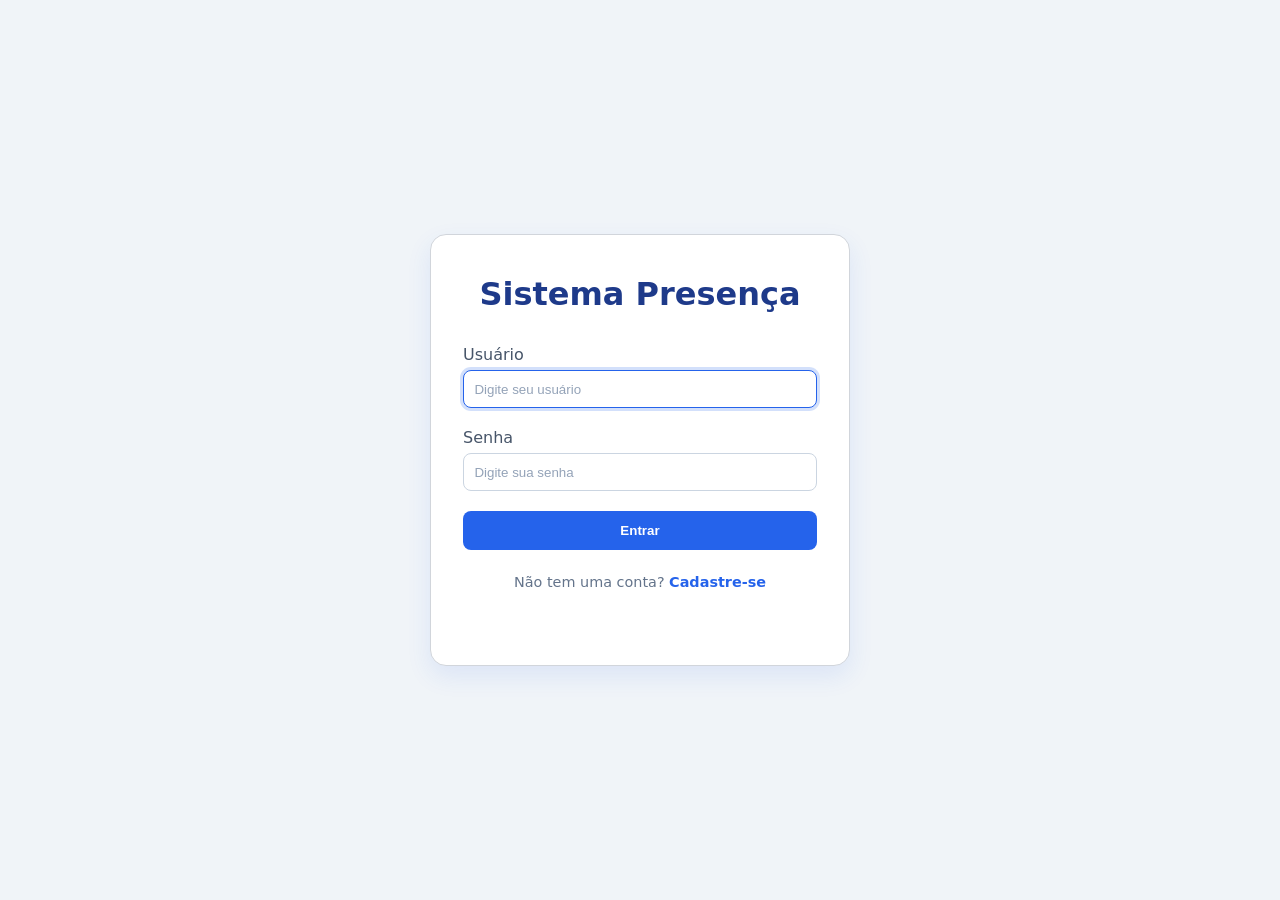
<file: index.html>
<!DOCTYPE html>
<html lang="pt-BR">
<head>
  <meta charset="UTF-8" />
  <meta name="viewport" content="width=device-width, initial-scale=1.0" />
  <title>Login</title>

  <!-- CSS -->
  <link rel="stylesheet" href="assets/css/Login.css" />
</head>

<body>
  <div class="container">
    <div class="card">
      <h1 class="title">Sistema Presença</h1>

      <!-- Formulário -->
      <form id="loginForm" novalidate aria-describedby="message">
        
        <div class="field">
          <label for="username">Usuário</label>
          <input
            type="text"
            id="username"
            placeholder="Digite seu usuário"
            autocomplete="username"
            autofocus
            required
          />
        </div>

        <div class="field">
          <label for="password">Senha</label>
          <input
            type="password"
            id="password"
            placeholder="Digite sua senha"
            autocomplete="current-password"
            required
          />
        </div>

        <button type="submit" id="submitBtn" class="btn">
          Entrar
        </button>
      </form>

      <div class="footer-links">
        <p>Não tem uma conta? <a href="Cadastro_user.html" id="registerLink">Cadastre-se</a></p>
      </div>

      <!-- Mensagem -->
      <p id="message" class="message"></p>
    </div>
  </div>

  <!-- JS -->
  <script src="assets/js/Login.js"></script>
</body>
</html>
</file>
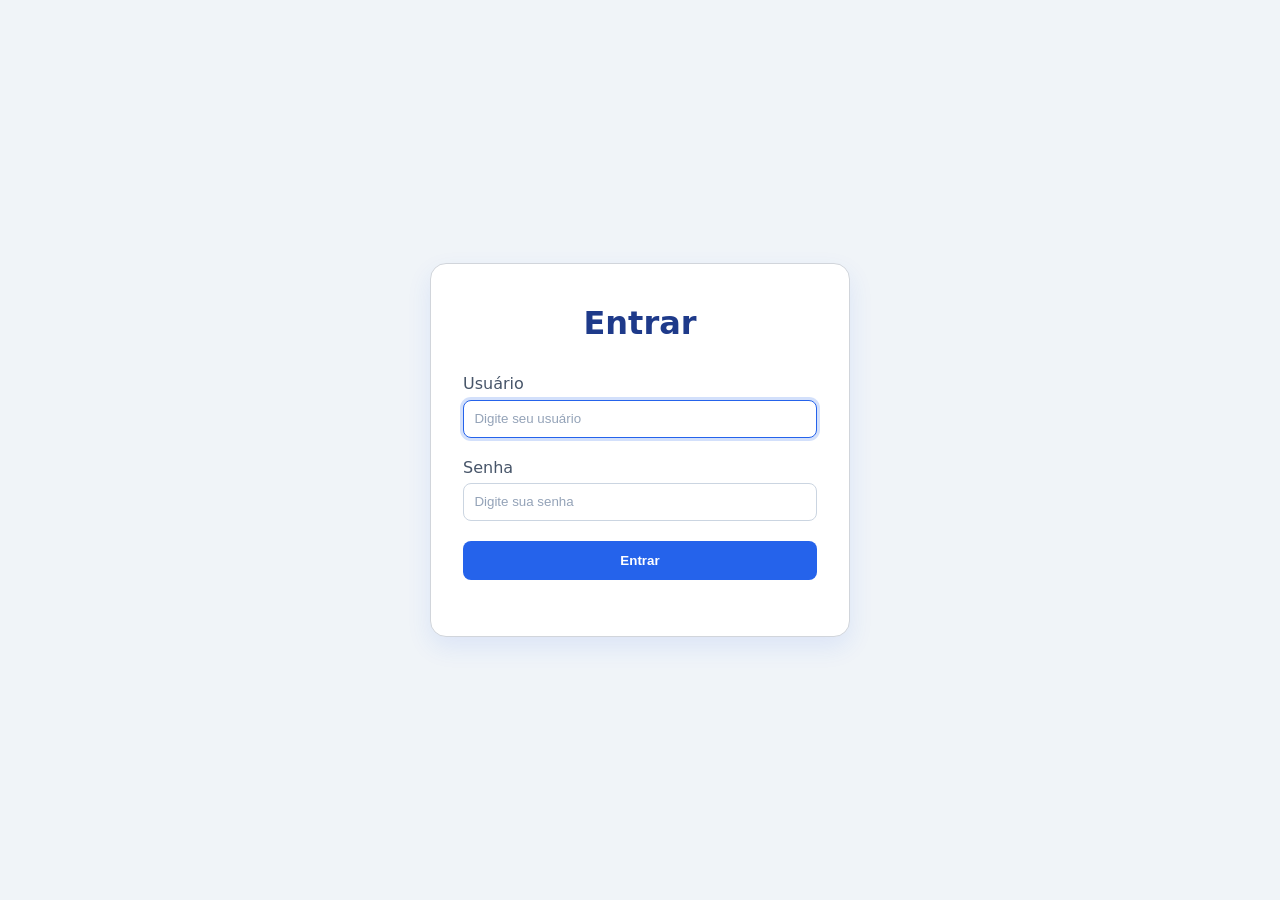
<file: frontend/index.html>
<!DOCTYPE html>
<html lang="pt-BR">
<head>
  <meta charset="UTF-8" />
  <meta name="viewport" content="width=device-width, initial-scale=1.0" />
  <title>Login</title>

  <!-- CSS -->
  <link rel="stylesheet" href="assets/css/Login.css" />
</head>

<body>
  <div class="container">
    <div class="card">
      <h1 class="title">Entrar</h1>

      <!-- Formulário -->
      <form id="loginForm" novalidate aria-describedby="message">
        
        <div class="field">
          <label for="username">Usuário</label>
          <input
            type="text"
            id="username"
            placeholder="Digite seu usuário"
            autocomplete="username"
            autofocus
            required
          />
        </div>

        <div class="field">
          <label for="password">Senha</label>
          <input
            type="password"
            id="password"
            placeholder="Digite sua senha"
            autocomplete="current-password"
            required
          />
        </div>

        <button type="submit" id="submitBtn" class="btn">
          Entrar
        </button>
      </form>

      <!-- Mensagem -->
      <p id="message" class="message"></p>
    </div>
  </div>

  <!-- JS -->
  <script src="assets/js/Login.js"></script>
</body>
</html>
</file>
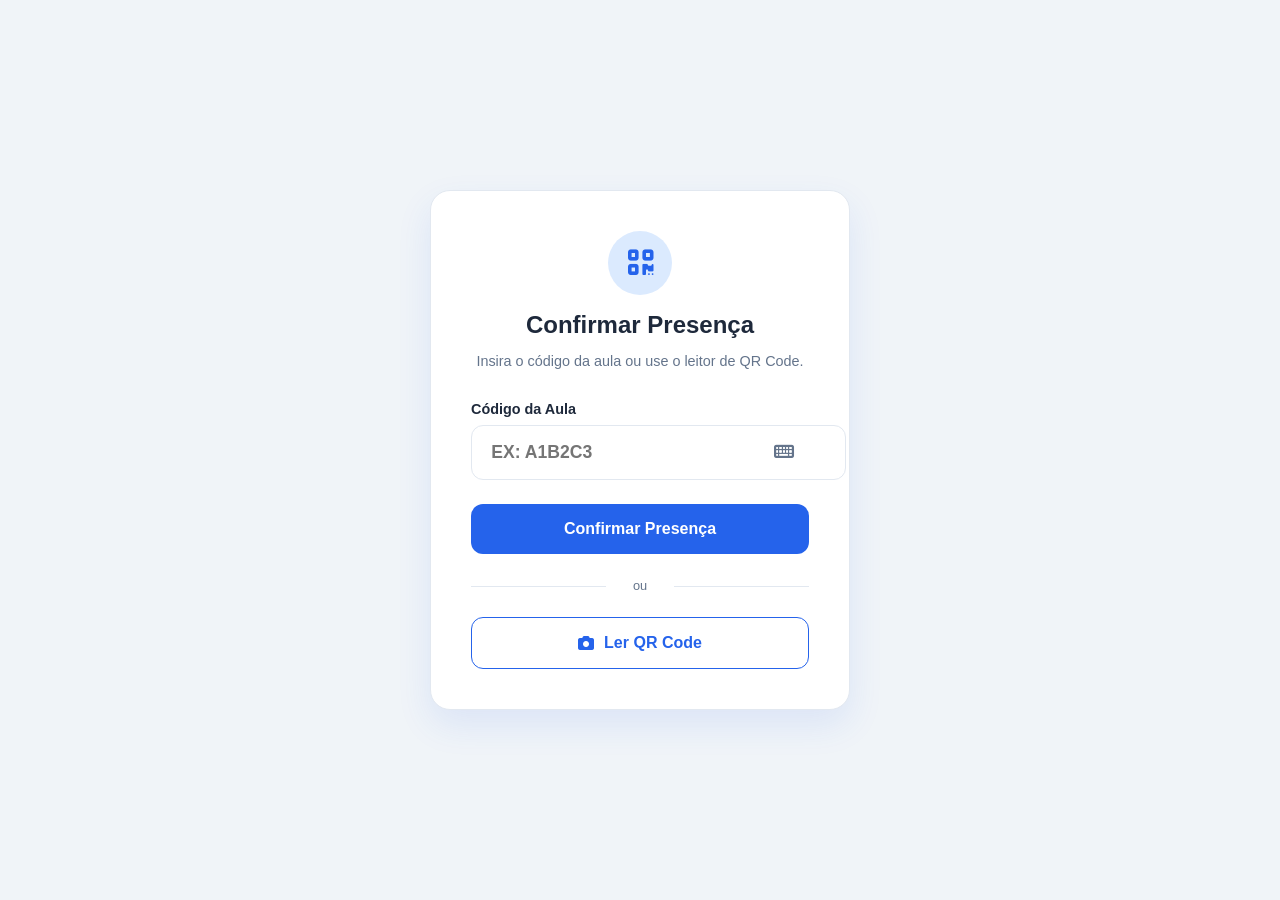
<file: Aluno_confirma_presenca.html>
<!DOCTYPE html>
<html lang="pt-BR">
<head>
    <meta charset="UTF-8">
    <meta name="viewport" content="width=device-width, initial-scale=1.0">
    <title>Confirmar Presença | Sistema Acadêmico</title>
    <link rel="stylesheet" href="assets/css/Aluno_confirma_presenca.css">
    <link rel="stylesheet" href="https://cdnjs.cloudflare.com/ajax/libs/font-awesome/6.4.0/css/all.min.css">
</head>
<body>

    <main class="container">
        <div class="presence-card animate-in" id="confirmCard">
            <div class="card-header">
                <div class="icon-circle">
                    <i class="fas fa-qrcode"></i>
                </div>
                <h1>Confirmar Presença</h1>
                <p>Insira o código da aula ou use o leitor de QR Code.</p>
            </div>

            <form id="presenceForm" novalidate>
                <div class="form-group">
                    <label for="presenceCode">Código da Aula</label>
                    <div class="input-code-wrapper">
                        <input 
                            type="text" 
                            id="presenceCode" 
                            placeholder="Ex: A1B2C3" 
                            maxlength="10"
                            autocomplete="off"
                            required
                        >
                        <i class="fas fa-keyboard keyboard-icon"></i>
                    </div>
                    <span class="error-message" id="error-code">O código é obrigatório.</span>
                </div>

                <div class="card-actions">
                    <button type="submit" class="btn-primary" id="confirmBtn">
                        Confirmar Presença
                    </button>
                    
                    <div class="divider">
                        <span>ou</span>
                    </div>

                    <button type="button" class="btn-secondary" id="openScannerBtn">
                        <i class="fas fa-camera"></i> Ler QR Code
                    </button>
                </div>
            </form>
        </div>

        <div class="scanner-overlay animate-in" id="scannerSection" style="display: none;">
            <div class="scanner-container">
                <div class="scanner-header">
                    <h2>Escaneie o QR Code</h2>
                    <button class="btn-close-scanner" id="closeScannerBtn">&times;</button>
                </div>
                <div class="camera-view">
                    <div id="reader"></div> 
                    <div class="scanner-guide"></div>
                </div>
                <p class="scanner-status">Aponte a câmera para o QR Code do professor.</p>
            </div>
        </div>

        <div id="feedbackContainer" class="feedback-toast" style="display: none;">
            <div class="toast-content success" id="successToast">
                <i class="fas fa-check-circle toast-icon"></i>
                <div class="toast-text">
                    <h4>Presença Confirmada!</h4>
                    <p>Obrigado, Matheus. Sua presença foi registrada.</p>
                </div>
            </div>
            <div class="toast-content error" id="errorToast">
                <i class="fas fa-times-circle toast-icon"></i>
                <div class="toast-text">
                    <h4>Código Inválido</h4>
                    <p>Verifique o código ou tente novamente.</p>
                </div>
            </div>
        </div>
    </main>

    <script src="assets/js/Aluno_confirma_presenca.js"></script>
    </body>
</html>
</file>
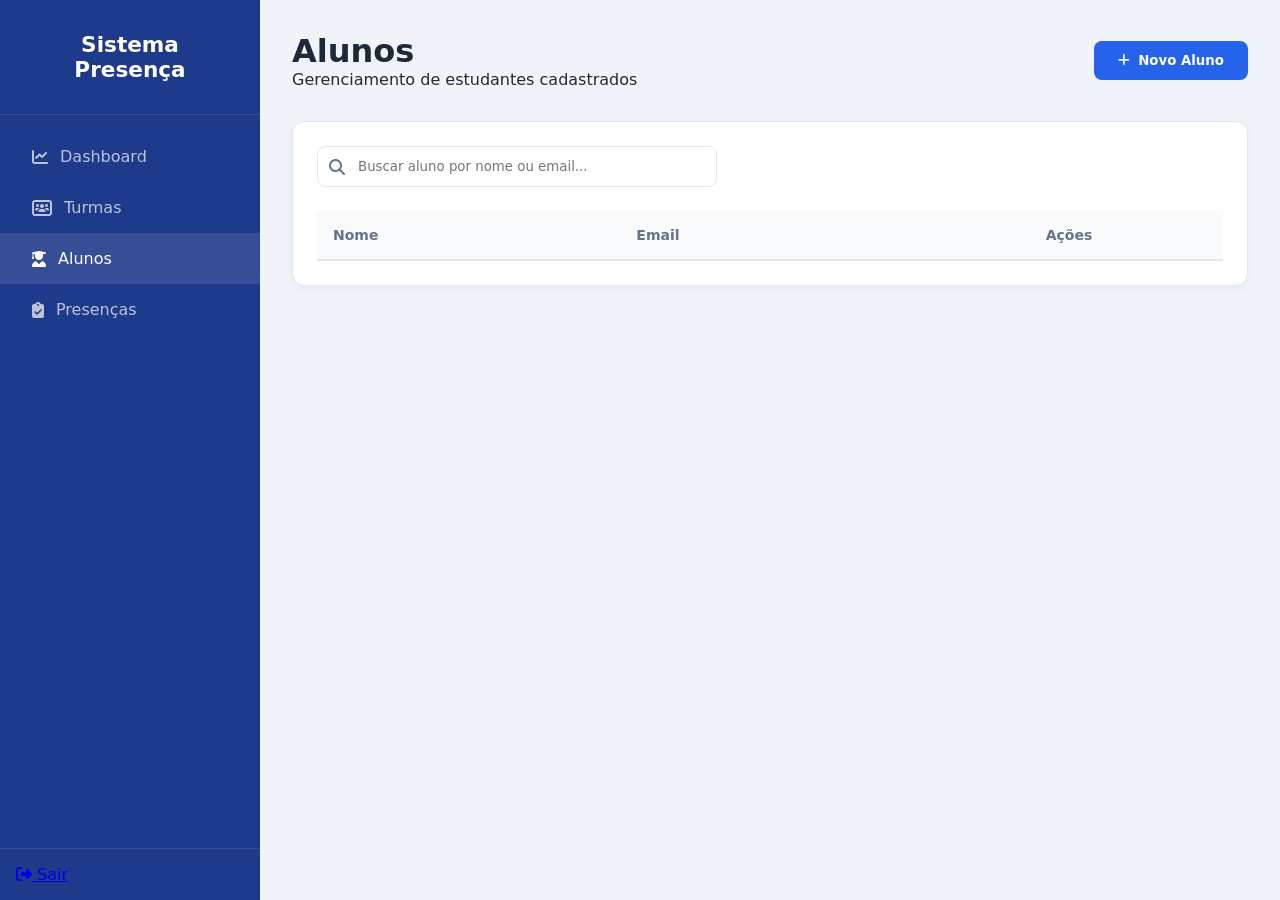
<file: Alunos.html>
<!DOCTYPE html>
<html lang="pt-BR">
<head>
    <meta charset="UTF-8">
    <meta name="viewport" content="width=device-width, initial-scale=1.0">
    <title>Alunos | Controle de Presença</title>
    <link rel="stylesheet" href="assets/css/Dashboard.css">
    <link rel="stylesheet" href="assets/css/Alunos.css">
    <link rel="stylesheet" href="https://cdnjs.cloudflare.com/ajax/libs/font-awesome/6.4.0/css/all.min.css">
</head>
<body>

    <aside class="sidebar">
        <div class="sidebar-header">
            <h2>Sistema Presença</h2>
        </div>
        <nav class="sidebar-nav">
            <a href="Dashboard.html"><i class="fas fa-chart-line"></i> Dashboard</a>
            <a href="Turmas.html"><i class="fas fa-users-rectangle"></i> Turmas</a>
            <a href="#" class="active"><i class="fas fa-user-graduate"></i> Alunos</a>
            <a href="Listagem_presenca.html"><i class="fas fa-clipboard-check"></i> Presenças</a>
        </nav>
        <div class="sidebar-footer">
            <a href="#" id="logoutBtn"><i class="fas fa-sign-out-alt"></i> Sair</a>
        </div>
    </aside>

    <main class="main-content">
        <header class="header">
            <div class="header-title">
                <h1>Alunos</h1>
                <p>Gerenciamento de estudantes cadastrados</p>
            </div>
            <button class="btn-primary" onclick="window.location.href='Cadastro_aluno.html'">
                <i class="fas fa-plus"></i> Novo Aluno
            </button>
        </header>

        <section class="content-card">
            <div class="table-controls">
                <div class="search-box">
                    <i class="fas fa-search"></i>
                    <input type="text" id="searchStudent" placeholder="Buscar aluno por nome ou email...">
                </div>
            </div>

            <div class="table-responsive">
                <table class="custom-table">
                    <thead>
                        <tr>
                            <th>Nome</th>
                            <th>Email</th>
                            <th class="text-center">Ações</th>
                        </tr>
                    </thead>
                    <tbody id="studentTableBody">
                        </tbody>
                </table>
            </div>
        </section>
    </main>

    <script src="assets/js/Alunos.js"></script>
</body>
</html>
</file>
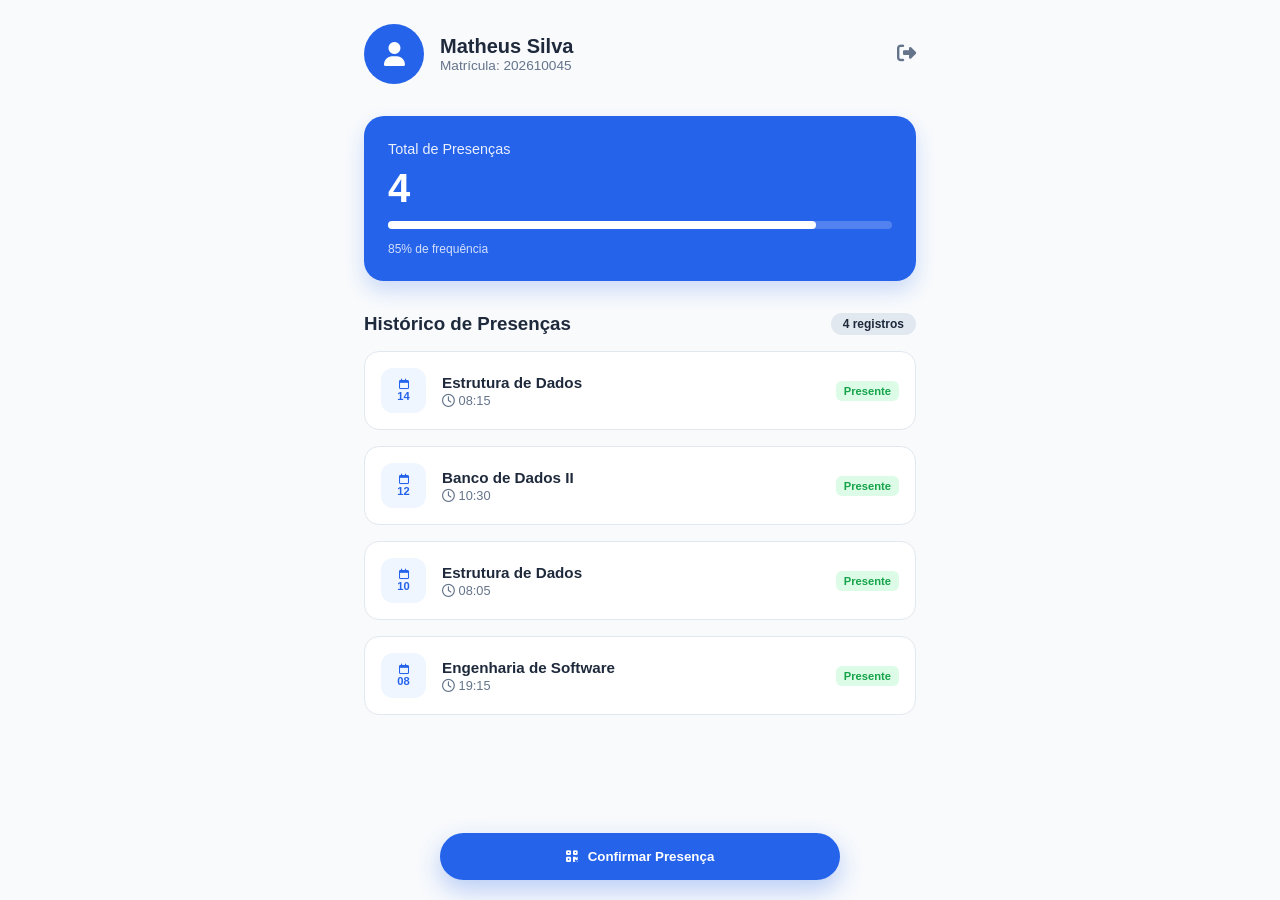
<file: Area_aluno.html>
<!DOCTYPE html>
<html lang="pt-BR">
<head>
    <meta charset="UTF-8">
    <meta name="viewport" content="width=device-width, initial-scale=1.0">
    <title>Minha Área | Sistema Presença</title>
    <link rel="stylesheet" href="assets/css/Area_aluno.css">
    <link rel="stylesheet" href="https://cdnjs.cloudflare.com/ajax/libs/font-awesome/6.4.0/css/all.min.css">
</head>
<body>

    <div class="app-container">
        <header class="student-header">
            <div class="user-profile">
                <div class="avatar-large">
                    <i class="fas fa-user"></i>
                </div>
                <div class="user-info">
                    <h1 id="studentName">Matheus Silva</h1>
                    <p>Matrícula: 202610045</p>
                </div>
            </div>
            <button class="logout-minimal" title="Sair">
                <i class="fas fa-sign-out-alt"></i>
            </button>
        </header>

        <section class="summary-section">
            <div class="summary-card">
                <span class="label">Total de Presenças</span>
                <h2 id="totalPresence">0</h2>
                <div class="progress-bar">
                    <div class="progress-fill" style="width: 85%;"></div>
                </div>
                <span class="sub-label">85% de frequência</span>
            </div>
        </section>

        <section class="history-section">
            <div class="section-title">
                <h3>Histórico de Presenças</h3>
                <span class="badge-count" id="listCount">0 registros</span>
            </div>

            <div class="presence-list" id="presenceList">
                </div>
        </section>

        <button class="fab-register" onclick="window.location.href='Registrarr_presenca.html'">
            <i class="fas fa-qrcode"></i>
            <span>Confirmar Presença</span>
        </button>
    </div>

    <script src="assets/js/Area_aluno.js"></script>
</body>
</html>
</file>
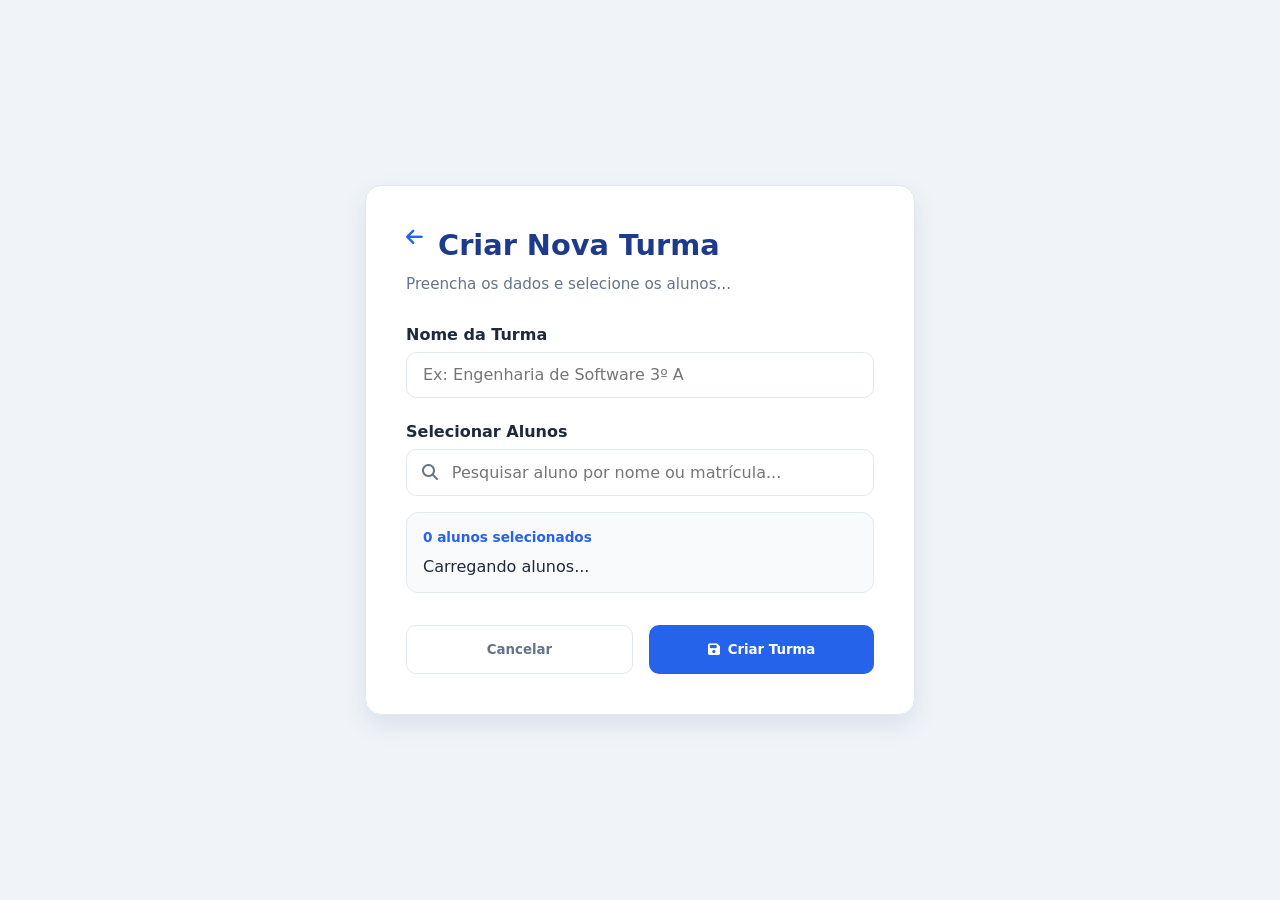
<file: Cadastrar_Turmas.html>
<!DOCTYPE html>
<html lang="pt-BR">
<head>
    <meta charset="UTF-8">
    <meta name="viewport" content="width=device-width, initial-scale=1.0">
    <title>Nova Turma | Sistema Presença</title>
    <link rel="stylesheet" href="assets/css/Dashboard.css">
    <link rel="stylesheet" href="assets/css/Cadastrar_Turmas.css">
    <link rel="stylesheet" href="https://cdnjs.cloudflare.com/ajax/libs/font-awesome/6.4.0/css/all.min.css">
</head>
<body>

    <main class="container">
        <div class="form-card">
            <header class="form-header">
                <div style="display: flex; align-items: center; gap: 15px;">
                    <button class="btn-back" onclick="location.href='Turmas.html'">
                        <i class="fas fa-arrow-left"></i>
                    </button>
                    <h1 style="margin: 0;">Criar Nova Turma</h1>
                </div>
                <p style="margin-top: 10px;">Preencha os dados e selecione os alunos...</p>
            </header>

            <form id="groupForm">
                <div class="form-group">
                    <label for="groupName">Nome da Turma</label>
                    <input type="text" id="groupName" placeholder="Ex: Engenharia de Software 3º A" required>
                </div>

                <div class="form-group">
                    <label>Selecionar Alunos</label>
                    <div class="search-box">
                        <i class="fas fa-search"></i>
                        <input type="text" id="studentSearch" placeholder="Pesquisar aluno por nome ou matrícula...">
                    </div>

                    <div class="students-selection-container">
                        <div id="selectedCount" class="selected-count">0 alunos selecionados</div>
                        <div class="students-list-wrapper" id="studentsList">
                            <p class="loading-text">Carregando alunos...</p>
                        </div>
                    </div>
                </div>

                <div class="form-actions">
                    <button type="button" class="btn-secondary" onclick="location.href='Turmas.html'">Cancelar</button>
                    <button type="submit" id="submitBtn" class="btn-primary">
                        <i class="fas fa-save"></i> Criar Turma
                    </button>
                </div>
            </form>
        </div>
    </main>

    <script src="assets/js/Cadastrar_Turmas.js"></script>
</body>
</html>
</file>
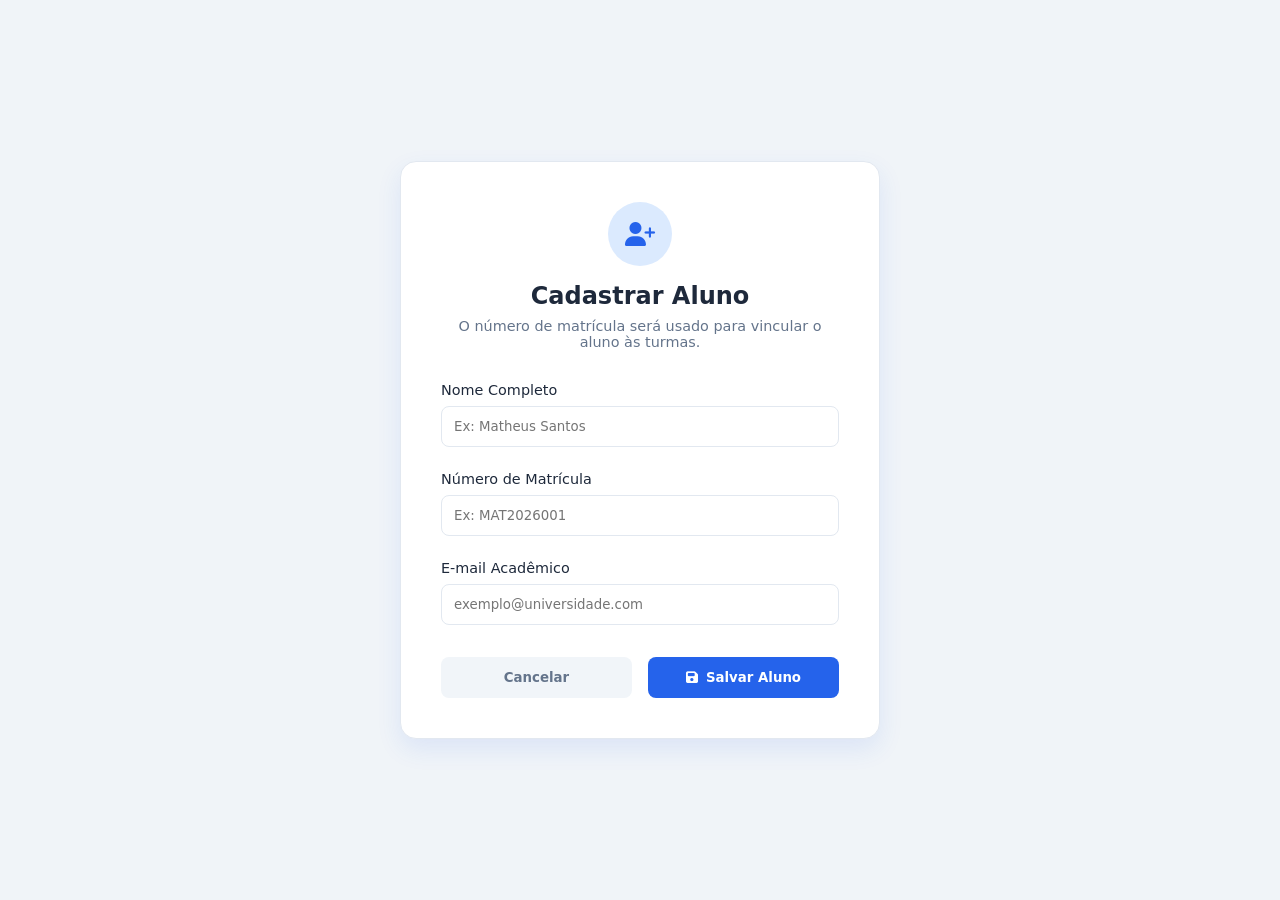
<file: Cadastro_aluno.html>
<!DOCTYPE html>
<html lang="pt-BR">
<head>
    <meta charset="UTF-8">
    <meta name="viewport" content="width=device-width, initial-scale=1.0">
    <title>Cadastrar Aluno | Sistema Presença</title>
    <link rel="stylesheet" href="assets/css/Dashboard.css">
    <link rel="stylesheet" href="assets/css/Cadastro_aluno.css">
    <link rel="stylesheet" href="https://cdnjs.cloudflare.com/ajax/libs/font-awesome/6.4.0/css/all.min.css">
</head>
<body>

    <main class="container animate-in">
        <div class="form-card">
            <div class="form-header">
                <div class="icon-circle">
                    <i class="fas fa-user-plus"></i>
                </div>
                <h1>Cadastrar Aluno</h1>
                <p>O número de matrícula será usado para vincular o aluno às turmas.</p>
            </div>

            <form id="studentForm" novalidate>
                <div class="form-group">
                    <label for="nome">Nome Completo</label>
                    <input type="text" id="nome" placeholder="Ex: Matheus Santos" required>
                    <span class="error-message">O nome deve ter pelo menos 3 caracteres.</span>
                </div>

                <div class="form-group">
                    <label for="registration">Número de Matrícula</label>
                    <input type="text" id="registration" placeholder="Ex: MAT2026001" required>
                    <span class="error-message">A matrícula é obrigatória para criar turmas.</span>
                </div>

                <div class="form-group">
                    <label for="email">E-mail Acadêmico</label>
                    <input type="email" id="email" placeholder="exemplo@universidade.com" required>
                    <span class="error-message">Insira um e-mail válido.</span>
                </div>

                <div class="form-actions">
                    <button type="button" class="btn-secondary" onclick="window.location.href='Alunos.html'">
                        Cancelar
                    </button>
                    <button type="submit" class="btn-primary">
                        <i class="fas fa-save"></i> Salvar Aluno
                    </button>
                </div>
            </form>
        </div>
    </main>

    <script src="assets/js/Cadastro_aluno.js"></script>
</body>
</html>
</file>
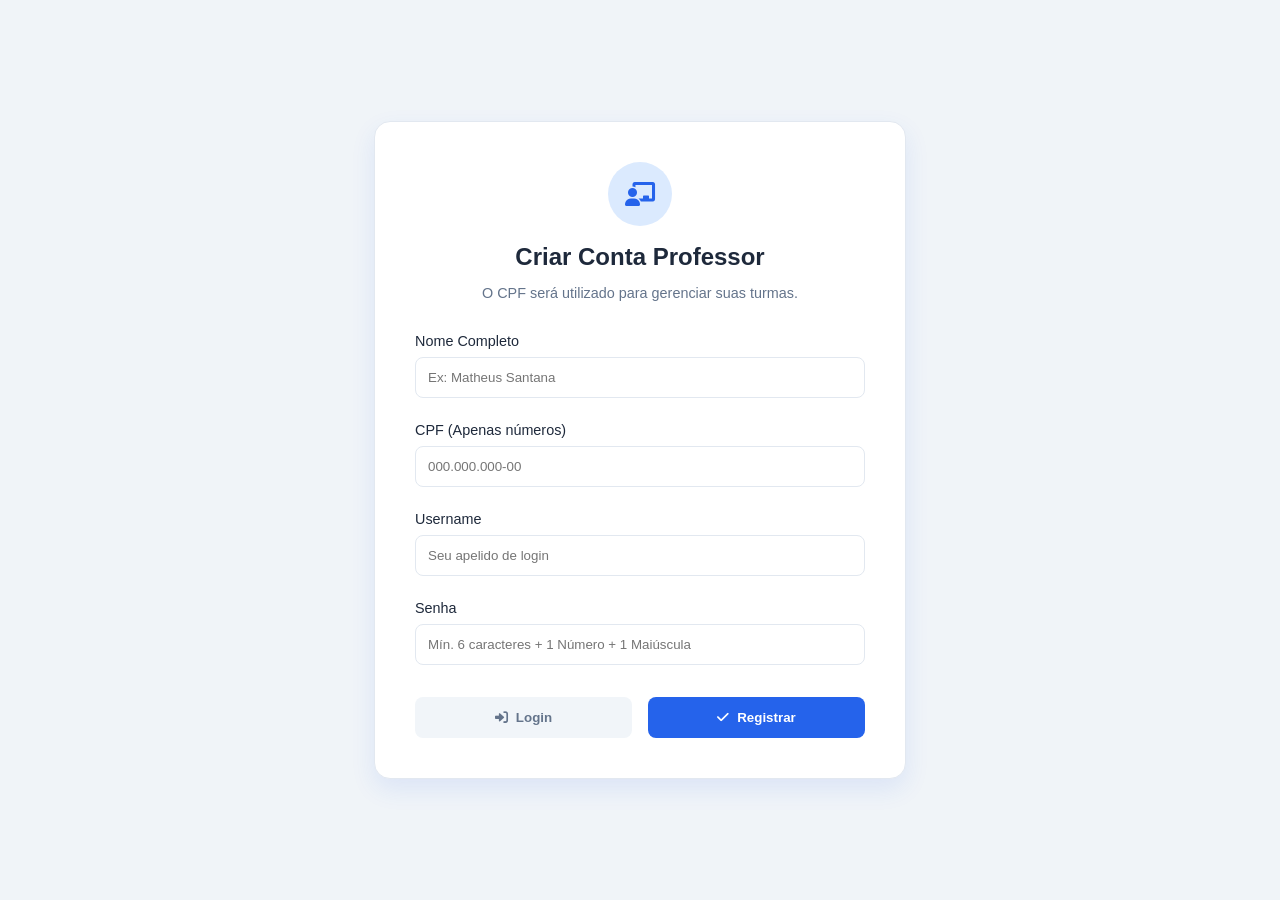
<file: Cadastro_user.html>
<!DOCTYPE html>
<html lang="pt-br">
<head>
    <meta charset="UTF-8">
    <meta name="viewport" content="width=device-width, initial-scale=1.0">
    <title>Cadastro Professor | Sistema Presença</title>
    <link rel="stylesheet" href="assets/css/Cadastro_user.css">
    <link rel="stylesheet" href="https://cdnjs.cloudflare.com/ajax/libs/font-awesome/6.0.0/css/all.min.css">
</head>
<body>

    <div class="form-card animate-in">
        <div class="form-header">
            <div class="icon-circle">
                <i class="fas fa-chalkboard-teacher"></i>
            </div>
            <h1>Criar Conta Professor</h1>
            <p>O CPF será utilizado para gerenciar suas turmas.</p>
        </div>

        <form id="registerForm">
            <div id="apiResponse" class="message" style="display: none; margin-bottom: 1rem;"></div>

            <div class="form-group">
                <label for="full_name">Nome Completo</label>
                <input type="text" id="full_name" name="full_name" placeholder="Ex: Matheus Santana" required>
                <span class="error-message">Insira seu nome completo (mín. 3 letras).</span>
            </div>

            <div class="form-group">
                <label for="cpf">CPF (Apenas números)</label>
                <input type="text" id="cpf" name="cpf" placeholder="000.000.000-00" maxlength="14" required>
                <span class="error-message">CPF inválido. Insira 11 dígitos.</span>
            </div>

            <div class="form-group">
                <label for="username">Username</label>
                <input type="text" id="username" name="username" placeholder="Seu apelido de login" required>
                <span class="error-message">O username deve ter entre 3 e 20 caracteres.</span>
            </div>

            <div class="form-group">
                <label for="password">Senha</label>
                <input type="password" id="password" name="password" placeholder="Mín. 6 caracteres + 1 Número + 1 Maiúscula" required>
                <span class="error-message">Mínimo 6 caracteres, 1 número e 1 letra maiúscula.</span>
            </div>

            <div class="form-actions">
                <button type="button" class="btn-secondary" onclick="window.location.href='index.html'">
                    <i class="fas fa-sign-in-alt"></i> Login
                </button>
                <button type="submit" class="btn-primary">
                    <i class="fas fa-check"></i> Registrar
                </button>
            </div>
        </form>
    </div>

    <script src="assets/js/Cadastro_user.js"></script>
</body>
</html>
</file>
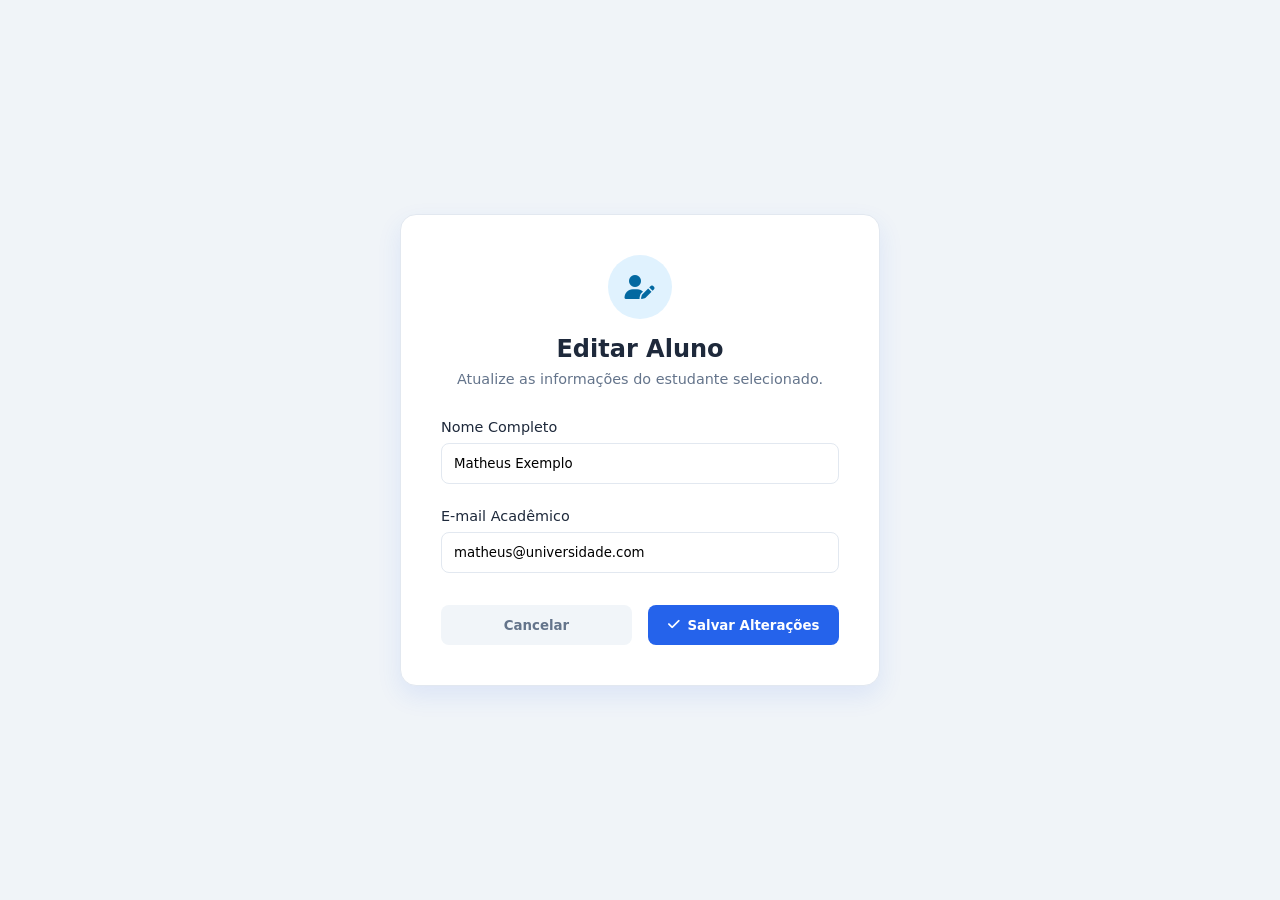
<file: Edicao_aluno.html>
<!DOCTYPE html>
<html lang="pt-BR">
<head>
    <meta charset="UTF-8">
    <meta name="viewport" content="width=device-width, initial-scale=1.0">
    <title>Editar Aluno | Sistema Presença</title>
    <link rel="stylesheet" href="assets/css/Dashboard.css">
    <link rel="stylesheet" href="assets/css/Cadastro_aluno.css">
    <link rel="stylesheet" href="https://cdnjs.cloudflare.com/ajax/libs/font-awesome/6.4.0/css/all.min.css">
</head>
<body>

    <main class="container">
        <div class="form-card animate-in" id="editCard" style="display: none;">
            <div class="form-header">
                <div class="icon-circle edit-mode">
                    <i class="fas fa-user-edit"></i>
                </div>
                <h1>Editar Aluno</h1>
                <p>Atualize as informações do estudante selecionado.</p>
            </div>

            <form id="editStudentForm" novalidate>
                <div class="form-group">
                    <label for="nome">Nome Completo</label>
                    <input type="text" id="nome" placeholder="Carregando..." required>
                    <span class="error-message" id="error-nome">O nome deve ter pelo menos 3 caracteres.</span>
                </div>

                <div class="form-group">
                    <label for="email">E-mail Acadêmico</label>
                    <input type="email" id="email" placeholder="Carregando..." required>
                    <span class="error-message" id="error-email">Insira um e-mail válido.</span>
                </div>

                <div class="form-actions">
                    <button type="button" class="btn-secondary" onclick="window.location.href='Alunos.html'">
                        Cancelar
                    </button>
                    <button type="submit" class="btn-primary" id="saveBtn">
                        <i class="fas fa-check"></i> Salvar Alterações
                    </button>
                </div>
            </form>
            
            <div id="successFeedback" class="message success" style="display: none; margin-top: 1rem;">
                <i class="fas fa-check-circle"></i> Alterações salvas com sucesso!
            </div>
        </div>
    </main>

    <script src="assets/js/Edicao_aluno.js"></script>
</body>
</html>
</file>
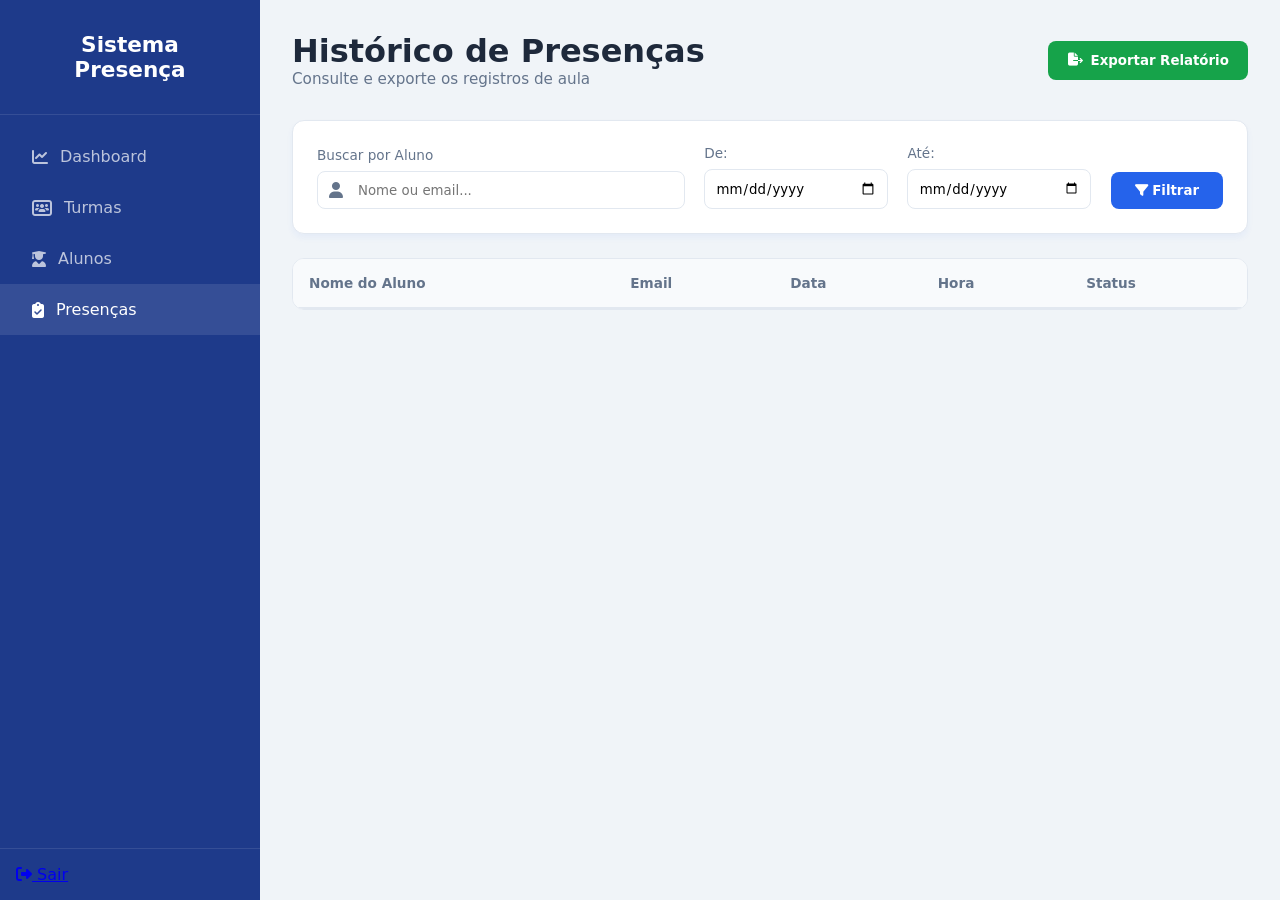
<file: Listagem_presenca.html>
<!DOCTYPE html>
<html lang="pt-BR">
<head>
    <meta charset="UTF-8">
    <meta name="viewport" content="width=device-width, initial-scale=1.0">
    <title>Histórico de Presenças | Sistema Presença</title>
    <link rel="stylesheet" href="assets/css/Dashboard.css">
    <link rel="stylesheet" href="assets/css/Listagem_presenca.css">
    <link rel="stylesheet" href="https://cdnjs.cloudflare.com/ajax/libs/font-awesome/6.4.0/css/all.min.css">
</head>
<body>

    <aside class="sidebar">
        <div class="sidebar-header">
            <h2>Sistema Presença</h2>
        </div>
        <nav class="sidebar-nav">
            <a href="Dashboard.html"><i class="fas fa-chart-line"></i> Dashboard</a>
            <a href="Turmas.html"><i class="fas fa-users-rectangle"></i> Turmas</a>
            <a href="Alunos.html"><i class="fas fa-user-graduate"></i> Alunos</a>
            <a href="#" class="active"><i class="fas fa-clipboard-check"></i> Presenças</a>
        </nav>
        <div class="sidebar-footer">
            <a href="#" id="logoutBtn"><i class="fas fa-sign-out-alt"></i> Sair</a>
        </div>
    </aside>

    <main class="main-content">
        <header class="header">
            <div class="header-title">
                <h1>Histórico de Presenças</h1>
                <p>Consulte e exporte os registros de aula</p>
            </div>
            <button class="btn-export" id="exportBtn">
                <i class="fas fa-file-export"></i> Exportar Relatório
            </button>
        </header>

        <section class="filter-card">
            <div class="filter-grid">
                <div class="filter-group">
                    <label>Buscar por Aluno</label>
                    <div class="input-with-icon">
                        <i class="fas fa-user"></i>
                        <input type="text" id="nameFilter" placeholder="Nome ou email...">
                    </div>
                </div>
                <div class="filter-group">
                    <label>De:</label>
                    <input type="date" id="dateStart">
                </div>
                <div class="filter-group">
                    <label>Até:</label>
                    <input type="date" id="dateEnd">
                </div>
                <div class="filter-group btn-align">
                    <button class="btn-filter" id="applyFilters">
                        <i class="fas fa-filter"></i> Filtrar
                    </button>
                </div>
            </div>
        </section>

        <section class="content-card">
            <div class="table-responsive">
                <table class="custom-table">
                    <thead>
                        <tr>
                            <th>Nome do Aluno</th>
                            <th>Email</th>
                            <th>Data</th>
                            <th>Hora</th>
                            <th>Status</th>
                        </tr>
                    </thead>
                    <tbody id="presenceTableBody">
                        </tbody>
                </table>
            </div>
            <div id="noData" class="no-data" style="display: none;">
                <i class="fas fa-search"></i>
                <p>Nenhum registro encontrado para este filtro.</p>
            </div>
        </section>
    </main>

    <script src="assets/js/Presencas.js"></script>
</body>
</html>
</file>
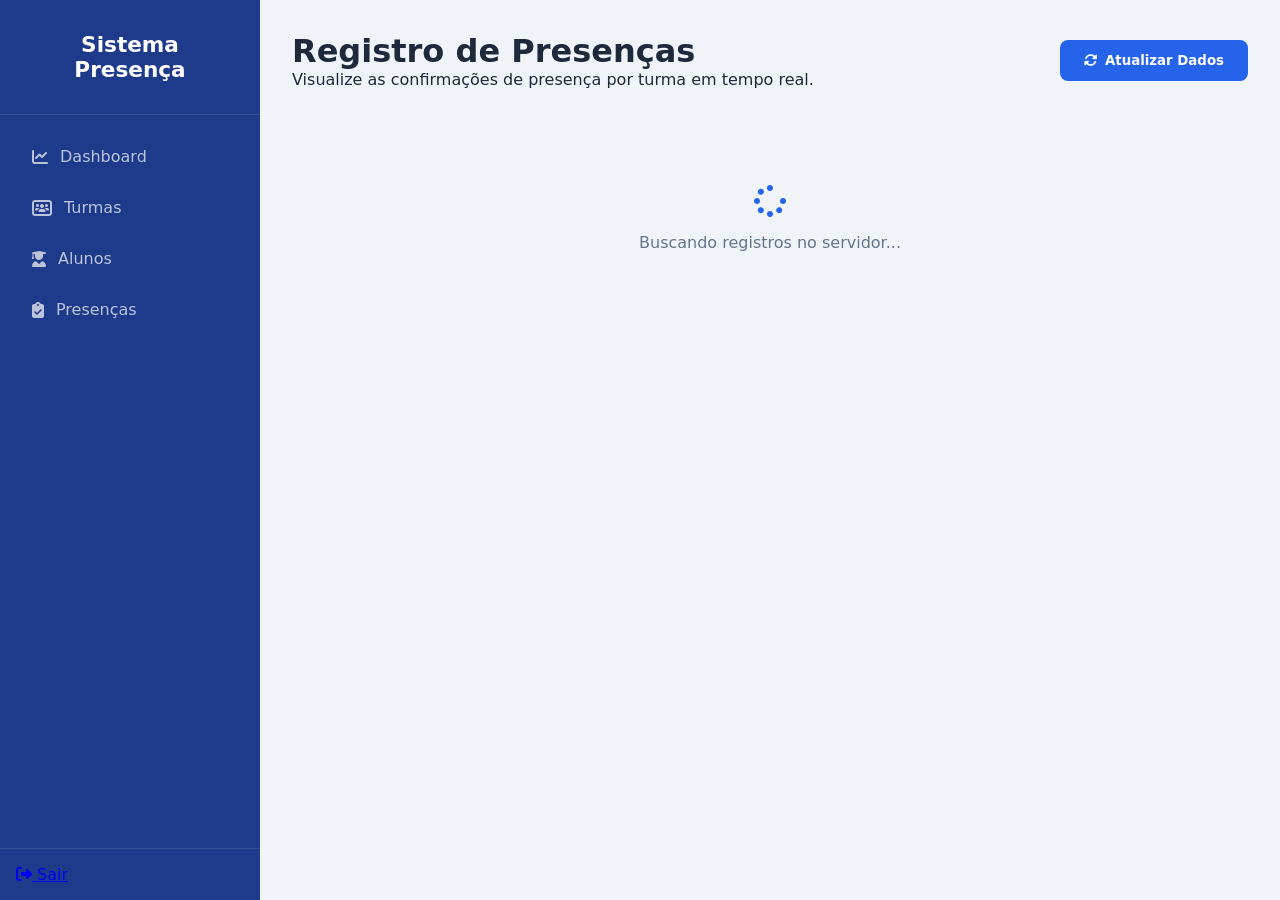
<file: Presencas.html>
<!DOCTYPE html>
<html lang="pt-br">
<head>
    <meta charset="UTF-8">
    <meta name="viewport" content="width=device-width, initial-scale=1.0">
    <title>Histórico de Presenças | Sistema Presença</title>
    <link rel="stylesheet" href="assets/css/Dashboard.css">
    <link rel="stylesheet" href="assets/css/Presencas.css">
    <link rel="stylesheet" href="https://cdnjs.cloudflare.com/ajax/libs/font-awesome/6.4.0/css/all.min.css">
</head>
<body>

    <aside class="sidebar">
        <div class="sidebar-header">
            <h2>Sistema Presença</h2>
        </div>
        <nav class="sidebar-nav">
            <a href="Dashboard.html"><i class="fas fa-chart-line"></i> Dashboard</a>
            <a href="Turmas.html"><i class="fas fa-users-rectangle"></i> Turmas</a>
            <a href="Alunos.html"><i class="fas fa-user-graduate"></i> Alunos</a>
            <a href="Listagem_presenca.html"><i class="fas fa-clipboard-check"></i> Presenças</a>
        </nav>
        <div class="sidebar-footer">
            <a href="#" id="logoutBtn"><i class="fas fa-sign-out-alt"></i> Sair</a>
        </div>
    </aside>

    <main class="main-content">
        <header class="header">
            <div class="header-title">
                <h1>Registro de Presenças</h1>
                <p>Visualize as confirmações de presença por turma em tempo real.</p>
            </div>
            <button class="btn-refresh" onclick="fetchHistory()">
                <i class="fas fa-sync-alt"></i> Atualizar Dados
            </button>
        </header>

        <section class="presence-content">
            <div id="presenceContainer" class="presence-grid">
                <div class="loading-state">
                    <i class="fas fa-spinner fa-spin"></i>
                    <p>Buscando registros no servidor...</p>
                </div>
            </div>
        </section>
    </main>

    <script src="assets/js/Presencas.js"></script>
</body>
</html>
</file>
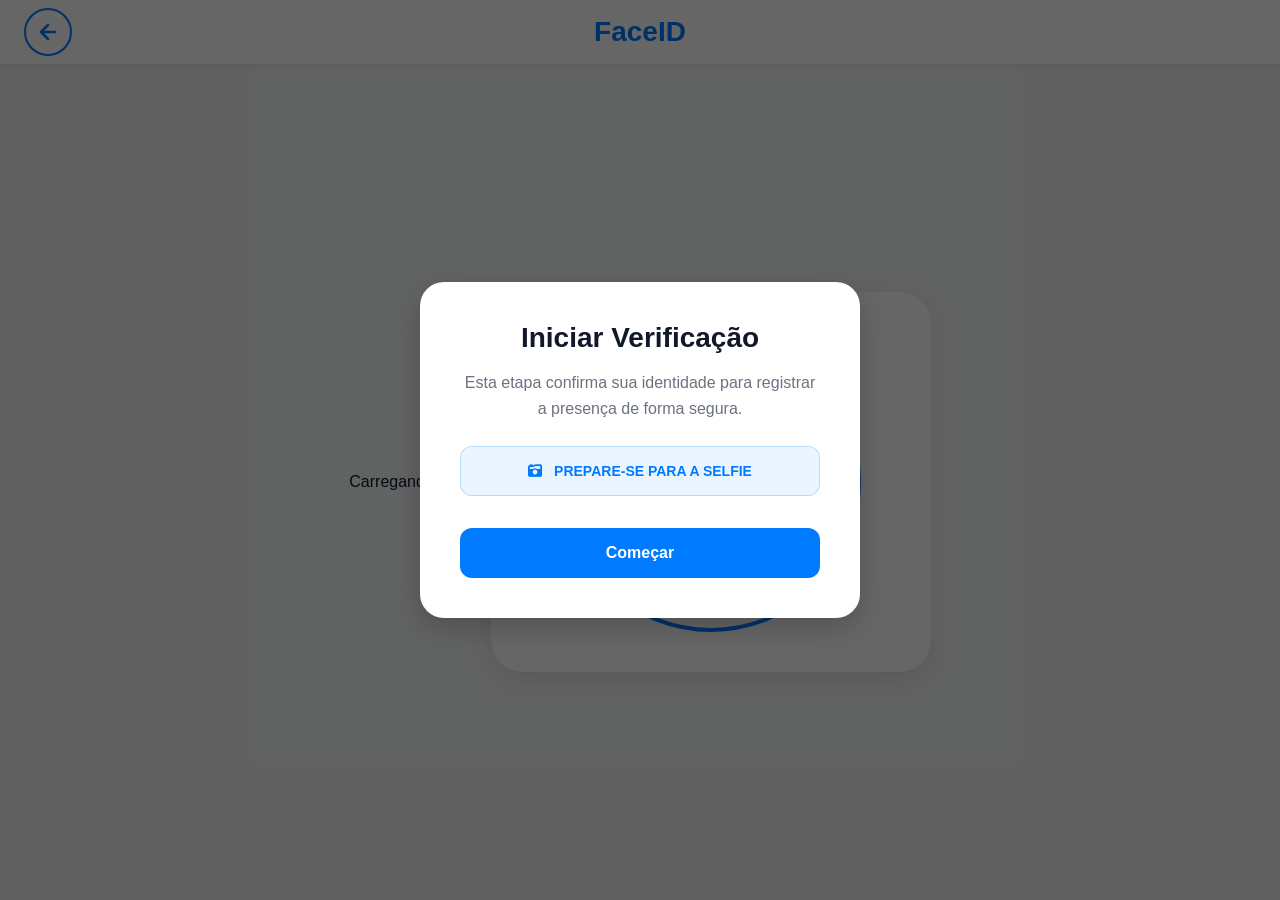
<file: reconhecimentoFace.html>
<!DOCTYPE html>
<html lang="pt-BR">
<head>
  <meta charset="UTF-8">
  <meta name="viewport" content="width=device-width, initial-scale=1.0">
  <title>Reconhecimento Facial</title>
  <link rel="stylesheet" href="assets/css/reconhecimentoFace.css">
  <link rel="stylesheet" href="https://cdnjs.cloudflare.com/ajax/libs/font-awesome/6.4.0/css/all.min.css">
</head>
<body>

  <header class="header">
    <button class="back-button" id="backButton">
      <svg viewBox="0 0 24 24" fill="none" stroke="currentColor" stroke-width="2.5" stroke-linecap="round" stroke-linejoin="round">
        <path d="M19 12H5M12 19l-7-7 7-7"/>
      </svg>
    </button>
    <h1 class="header-title">FaceID</h1>
  </header>

  <div id="popup1" class="popup-overlay hidden">
    <div class="popup-content">
      <h2 class="popup-title">Iniciar Verificação</h2>
      <p class="popup-description">
        Esta etapa confirma sua identidade para registrar a presença de forma segura.
      </p>
      <div class="popup-info-box">
        <i class="fas fa-camera-retro"></i>
        <span>PREPARE-SE PARA A SELFIE</span>
      </div>
      <button class="popup-button" onclick="showPopup2()">Começar</button>
    </div>
  </div>

  <div id="popup2" class="popup-overlay hidden">
    <div class="popup-content">
      <h2 class="popup-title">Instruções</h2>
      <p class="popup-description">
        Remova óculos de sol ou máscara. Procure um ambiente iluminado e centralize seu rosto.
      </p>
      <div class="popup-info-box">
        <i class="fas fa-lightbulb"></i>
        <span>MANTENHA O ROSTO NO CÍRCULO</span>
      </div>
      <button class="popup-button" onclick="startVerification()">Entendi</button>
    </div>
  </div>

  <div class="main-content">
    <div id="userInfo" class="user-info">
        <span id="displayNomeAluno">Carregando aluno...</span>
    </div>

    <div class="camera-card">
      <div id="videoContainer">
        <video id="video" autoplay playsinline></video>
        <div id="message">Aguardando permissão...</div>
      </div>

      <button id="btnVerificarRosto" class="popup-button" style="margin-top: 24px; display: none;">
        <i class="fas fa-expand-alt"></i> Capturar e Validar
      </button>
    </div>
  </div>

  <div id="container-alertas"></div>

  <script type="module" src="assets/js/reconhecimentoFace.js"></script>
</body>
</html>
</file>
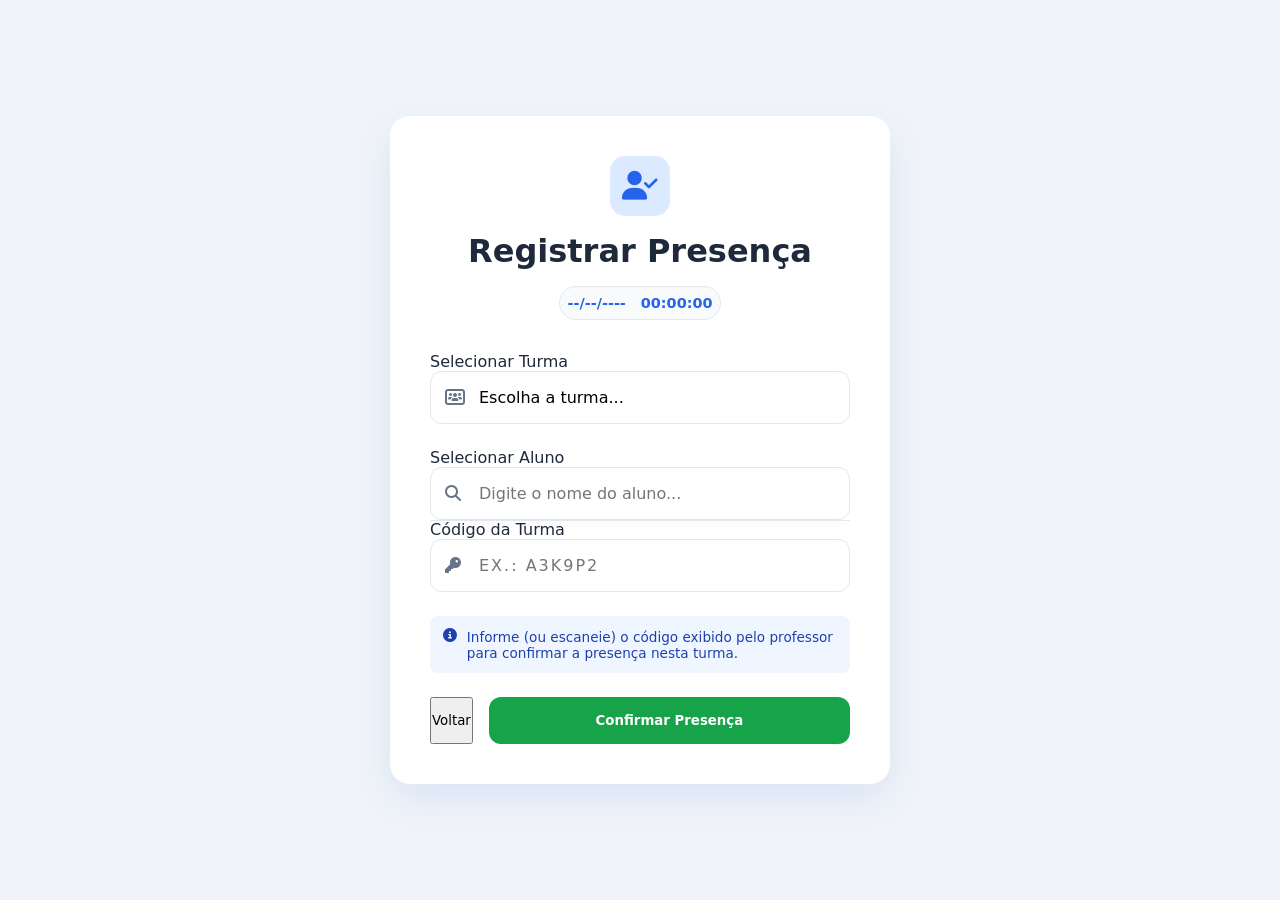
<file: Registrar_presenca.html>
<!DOCTYPE html>
<html lang="pt-BR">
<head>
    <meta charset="UTF-8">
    <meta name="viewport" content="width=device-width, initial-scale=1.0">
    <title>Registrar Presença | Sistema Presença</title>
    <link rel="stylesheet" href="assets/css/Dashboard.css">
    <link rel="stylesheet" href="assets/css/Registrar_presenca.css">
    <link rel="stylesheet" href="https://cdnjs.cloudflare.com/ajax/libs/font-awesome/6.4.0/css/all.min.css">
</head>
<body>

    <main class="container">
        <div class="presence-card animate-in">
            <div class="card-header">
                <div class="icon-badge">
                    <i class="fas fa-user-check"></i>
                </div>
                <h1>Registrar Presença</h1>
                <div class="datetime-display" id="currentDateTime">
                    <span class="date">--/--/----</span>
                    <span class="time">00:00:00</span>
                </div>
            </div>


            <div class="form-group" style="margin-bottom: 1.5rem;">
                <label for="groupSelect">Selecionar Turma</label>
                <div class="autocomplete-wrapper">
                    <i class="fas fa-users-rectangle search-icon"></i>
                    <select id="groupSelect" required style="width: 100%; padding: 1rem 1rem 1rem 3rem; border: 1px solid var(--border); border-radius: 12px; font-size: 1rem; appearance: none; background: white;">
                        <option value="" disabled selected>Escolha a turma...</option>
                        </select>
                </div>
            </div>
            <form id="presenceForm" novalidate>
                <div class="form-group">
                    <label for="studentSearch">Selecionar Aluno</label>
                    <div class="autocomplete-wrapper">
                        <i class="fas fa-search search-icon"></i>
                        <input
                            type="text"
                            id="studentSearch"
                            placeholder="Digite o nome do aluno..."
                            autocomplete="off"
                        >
                        <div id="autocompleteList" class="autocomplete-items"></div>
                    </div>
                </div>

                <!-- Campo de código: usado quando o aluno DIGITA o código.
                     Some automaticamente quando ele chega pela leitura do QR. -->
                <div class="form-group" id="codeFieldGroup">
                    <label for="codeInput">Código da Turma</label>
                    <div class="autocomplete-wrapper">
                        <i class="fas fa-key search-icon"></i>
                        <input
                            type="text"
                            id="codeInput"
                            placeholder="Ex.: A3K9P2"
                            maxlength="6"
                            autocomplete="off"
                            inputmode="text"
                            style="width: 100%; padding: 1rem 1rem 1rem 3rem; border: 1px solid var(--border); border-radius: 12px; font-size: 1rem; text-transform: uppercase; letter-spacing: 2px;"
                        >
                    </div>
                </div>

                <div class="info-alert">
                    <i class="fas fa-info-circle"></i>
                    Informe (ou escaneie) o código exibido pelo professor para confirmar a presença nesta turma.
                </div>

                <div class="card-actions">
                    <button type="button" class="btn-back" onclick="window.history.back()">
                        Voltar
                    </button>
                    <button type="submit" class="btn-confirm" id="confirmBtn">
                        Confirmar Presença
                    </button>
                </div>
            </form>

            <div id="feedbackContainer" class="feedback-overlay" style="display: none;">
                <div class="feedback-content">
                    <div class="success-icon">
                        <i class="fas fa-check"></i>
                    </div>
                </div>
            </div>
        </div>
    </main>

    <script src="assets/js/Registrar_presenca.js"></script>
</body>
</html>
</file>
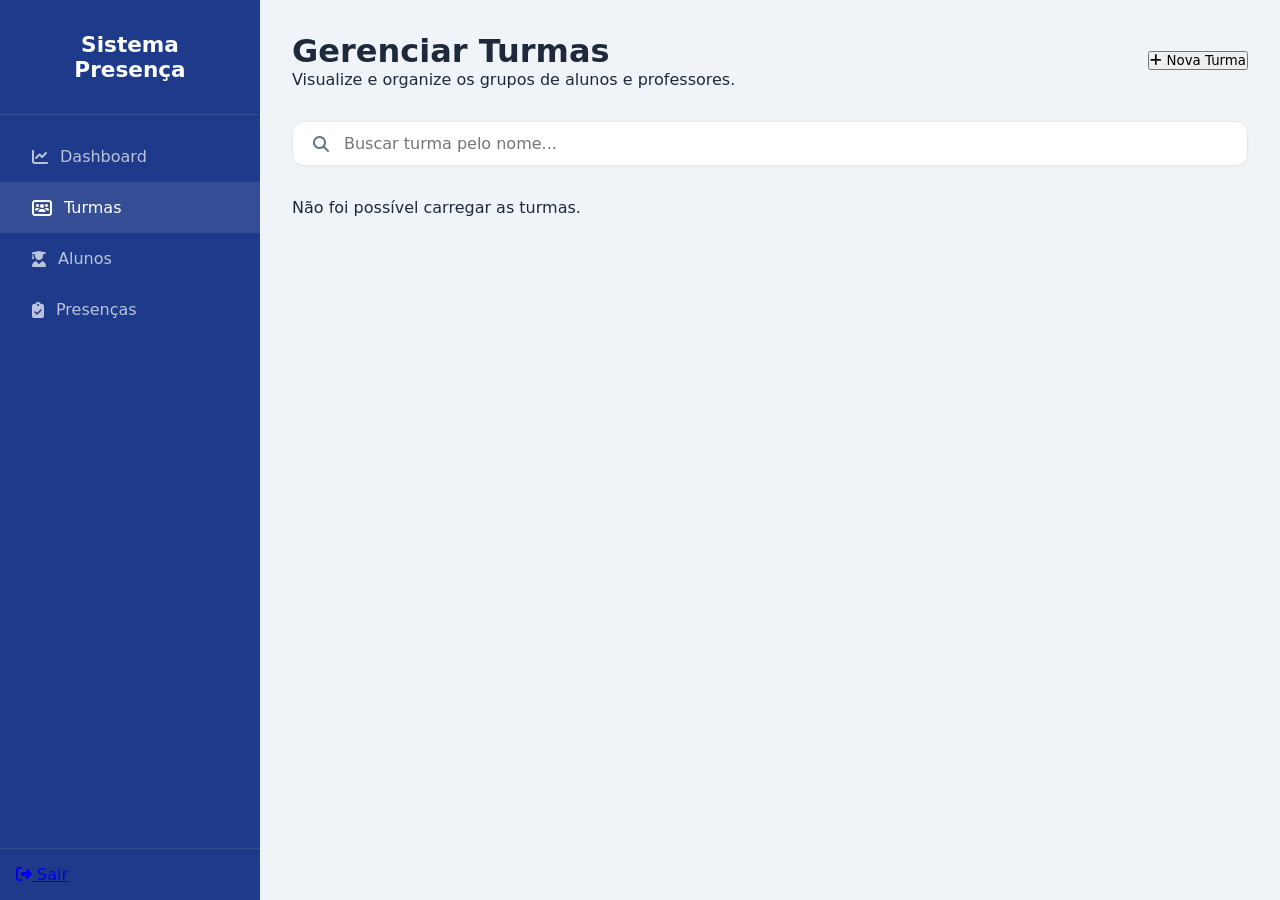
<file: Turmas.html>
<!DOCTYPE html>
<html lang="pt-BR">
<head>
    <meta charset="UTF-8">
    <meta name="viewport" content="width=device-width, initial-scale=1.0">
    <title>Turmas | Sistema Presença</title>
    <link rel="stylesheet" href="assets/css/Dashboard.css">
    <link rel="stylesheet" href="assets/css/turmas.css"> <link rel="stylesheet" href="https://cdnjs.cloudflare.com/ajax/libs/font-awesome/6.4.0/css/all.min.css">
</head>
<body>

    <aside class="sidebar">
        <div class="sidebar-header">
            <h2>Sistema Presença</h2>
        </div>
        <nav class="sidebar-nav">
            <a href="Dashboard.html"><i class="fas fa-chart-line"></i> Dashboard</a>
            <a href="Turmas.html" class="active"><i class="fas fa-users-rectangle"></i> Turmas</a>
            <a href="Alunos.html"><i class="fas fa-user-graduate"></i> Alunos</a>
            <a href="Listagem_presenca.html"><i class="fas fa-clipboard-check"></i> Presenças</a>
        </nav>
        <div class="sidebar-footer">
            <a href="#" id="logoutBtn"><i class="fas fa-sign-out-alt"></i> Sair</a>
        </div>
    </aside>

    <main class="main-content">
        <header class="header">
            <div class="header-titles">
                <h1>Gerenciar Turmas</h1>
                <p>Visualize e organize os grupos de alunos e professores.</p>
            </div>
            <button class="btn-primary" onclick="location.href='Cadastrar_Turmas.html'">
                <i class="fas fa-plus"></i> Nova Turma
            </button>
        </header>

        <section class="content-section">
            <div class="search-container">
                <i class="fas fa-search"></i>
                <input type="text" id="searchGroup" placeholder="Buscar turma pelo nome...">
            </div>

            <div class="groups-grid" id="groupsGrid">
                <div class="loading">Carregando turmas...</div>
            </div>
        </section>
    </main>

    <div id="groupModal" class="modal">
        <div class="modal-content">
            <span class="close-modal">&times;</span>
            <div class="modal-header">
                <h2 id="modalGroupName">Nome da Turma</h2>
            </div>
            <br>
            <hr>
            <br>
            <div class="modal-body">
                <div class="info-section">
                    <h3><i class="fas fa-chalkboard-teacher"></i> Professor Responsável</h3>
                    <br>
                    <p id="modalProfessorName">Nome do Professor</p>
                </div>
                <br>
                <hr>
                <br>

                <div class="info-section">
                    <h3><i class="fas fa-users"></i> Alunos Matriculados</h3>
                    <ul class="student-list" id="modalStudentList">
                        </ul>
                </div>
            </div>
        </div>
    </div>

    <script src="assets/js/turmas.js"></script>
</body>
</html>
</file>
<file: assets/css/Login.css>
/* Reset */
*, *::before, *::after {
  box-sizing: border-box;
  margin: 0;
  padding: 0;
}

/* Body */
body {
  min-height: 100vh;
  background-color: #f0f4f8; /* Azul bem clarinho de fundo */
  color: #1e293b; /* Texto cinza azulado escuro */
  font-family: 'Segoe UI', system-ui, sans-serif;
  display: flex;
  align-items: center;
  justify-content: center;
  padding: 1rem;
}

/* Container */
.container {
  width: 100%;
  max-width: 420px;
}

/* Card */
.card {
  background-color: #ffffff; /* Branco */
  border: 1px solid #d1d5db;
  border-radius: 16px;
  padding: 2.5rem 2rem;
  box-shadow: 0 10px 25px rgba(37, 99, 235, 0.1); /* Sombra leve em azul */
  animation: fadeIn 0.3s ease;
}

/* Animação */
@keyframes fadeIn {
  from {
    opacity: 0;
    transform: translateY(10px);
  }
  to {
    opacity: 1;
    transform: translateY(0);
  }
}

/* Título */
.title {
  text-align: center;
  margin-bottom: 2rem;
  color: #1e3a8a; /* Azul marinho */
}

/* Campos */
.field {
  display: flex;
  flex-direction: column;
  gap: 0.4rem;
  margin-bottom: 1.25rem;
}

.field label {
  color: #475569; /* Cinza suave */
  font-weight: 500;
}

.field input {
  background-color: #ffffff;
  border: 1px solid #cbd5e1;
  border-radius: 8px;
  padding: 0.65rem;
  color: #1e293b;
  outline: none;
  transition: all 0.2s ease;
}

.field input::placeholder {
  color: #94a3b8;
}

.field input:focus {
  border-color: #2563eb; /* Azul primário */
  box-shadow: 0 0 0 3px rgba(37, 99, 235, 0.2);
}

/* Botão */
.btn {
  width: 100%;
  padding: 0.75rem;
  background-color: #2563eb; /* Azul primário */
  border: none;
  border-radius: 8px;
  color: #fff;
  font-weight: bold;
  cursor: pointer;
  transition: 0.2s;
}

.btn:hover:not(:disabled) {
  background-color: #1d4ed8; /* Azul mais escuro no hover */
}

.btn:disabled {
  opacity: 0.6;
  cursor: not-allowed;
}

/* Mensagens */
.message {
  margin-top: 1rem;
  text-align: center;
  font-size: 0.9rem;
}

.message.success {
  color: #16a34a; /* Verde sucesso */
}

.message.error {
  color: #dc2626; /* Vermelho erro */
}

/* Estilo para o link de cadastro abaixo do formulário */
.footer-links {
  margin-top: 1.5rem;
  text-align: center;
  font-size: 0.9rem;
  color: #64748b; /* Cor cinza suave */
}

.footer-links p {
  margin: 0;
}

.footer-links a {
  color: #2563eb; /* Azul do seu sistema */
  text-decoration: none;
  font-weight: 600;
  transition: color 0.2s;
}

.footer-links a:hover {
  color: #1d4ed8;
  text-decoration: underline;
}

/* Ajuste na mensagem de erro/sucesso para não bater no link */
.message {
  margin-top: 1rem;
  min-height: 1.2rem;
}
</file>
<file: frontend/assets/css/Login.css>
/* Reset */
*, *::before, *::after {
  box-sizing: border-box;
  margin: 0;
  padding: 0;
}

/* Body */
body {
  min-height: 100vh;
  background-color: #f0f4f8; /* Azul bem clarinho de fundo */
  color: #1e293b; /* Texto cinza azulado escuro */
  font-family: 'Segoe UI', system-ui, sans-serif;
  display: flex;
  align-items: center;
  justify-content: center;
  padding: 1rem;
}

/* Container */
.container {
  width: 100%;
  max-width: 420px;
}

/* Card */
.card {
  background-color: #ffffff; /* Branco */
  border: 1px solid #d1d5db;
  border-radius: 16px;
  padding: 2.5rem 2rem;
  box-shadow: 0 10px 25px rgba(37, 99, 235, 0.1); /* Sombra leve em azul */
  animation: fadeIn 0.3s ease;
}

/* Animação */
@keyframes fadeIn {
  from {
    opacity: 0;
    transform: translateY(10px);
  }
  to {
    opacity: 1;
    transform: translateY(0);
  }
}

/* Título */
.title {
  text-align: center;
  margin-bottom: 2rem;
  color: #1e3a8a; /* Azul marinho */
}

/* Campos */
.field {
  display: flex;
  flex-direction: column;
  gap: 0.4rem;
  margin-bottom: 1.25rem;
}

.field label {
  color: #475569; /* Cinza suave */
  font-weight: 500;
}

.field input {
  background-color: #ffffff;
  border: 1px solid #cbd5e1;
  border-radius: 8px;
  padding: 0.65rem;
  color: #1e293b;
  outline: none;
  transition: all 0.2s ease;
}

.field input::placeholder {
  color: #94a3b8;
}

.field input:focus {
  border-color: #2563eb; /* Azul primário */
  box-shadow: 0 0 0 3px rgba(37, 99, 235, 0.2);
}

/* Botão */
.btn {
  width: 100%;
  padding: 0.75rem;
  background-color: #2563eb; /* Azul primário */
  border: none;
  border-radius: 8px;
  color: #fff;
  font-weight: bold;
  cursor: pointer;
  transition: 0.2s;
}

.btn:hover:not(:disabled) {
  background-color: #1d4ed8; /* Azul mais escuro no hover */
}

.btn:disabled {
  opacity: 0.6;
  cursor: not-allowed;
}

/* Mensagens */
.message {
  margin-top: 1rem;
  text-align: center;
  font-size: 0.9rem;
}

.message.success {
  color: #16a34a; /* Verde sucesso */
}

.message.error {
  color: #dc2626; /* Vermelho erro */
}
</file>
<file: assets/css/Aluno_confirma_presenca.css>
:root {
    --primary-blue: #2563eb;
    --primary-hover: #1d4ed8;
    --white: #ffffff;
    --bg-color: #f0f4f8;
    --text-main: #1e293b;
    --text-muted: #64748b;
    --danger: #ef4444;
    --success: #16a34a;
    --border: #e2e8f0;
}

body { background-color: var(--bg-color); display: flex; align-items: center; justify-content: center; min-height: 100vh; margin: 0; font-family: 'Segoe UI', sans-serif;}

.container { width: 100%; max-width: 420px; padding: 1rem; position: relative;}

/* Card Principal */
.presence-card {
    background: var(--white);
    padding: 2.5rem;
    border-radius: 20px;
    box-shadow: 0 15px 35px rgba(37, 99, 235, 0.1);
    border: 1px solid var(--border);
    text-align: center;
}

.card-header .icon-circle {
    width: 64px; height: 64px; background: #dbeafe; color: var(--primary-blue);
    border-radius: 50%; display: flex; align-items: center; justify-content: center;
    font-size: 1.8rem; margin: 0 auto 1rem;
}

.card-header h1 { font-size: 1.5rem; color: var(--text-main); margin-bottom: 0.5rem; }
.card-header p { color: var(--text-muted); font-size: 0.9rem; margin-bottom: 2rem; }

/* Campo de Código Destaque */
.form-group { margin-bottom: 1.5rem; text-align: left; position: relative; }
.form-group label { display: block; margin-bottom: 0.5rem; font-weight: 600; font-size: 0.9rem; color: var(--text-main); }

.input-code-wrapper { position: relative; }
.input-code-wrapper input {
    width: 100%; padding: 1rem 1rem 1rem 1.2rem;
    border: 1.5px solid var(--border); border-radius: 12px;
    font-size: 1.1rem; font-weight: 700; text-transform: uppercase;
    color: var(--primary-blue); outline: none; transition: all 0.2s;
}
.input-code-wrapper input:focus { border-color: var(--primary-blue); box-shadow: 0 0 0 4px rgba(37, 99, 235, 0.1); }
.keyboard-icon { position: absolute; right: 15px; top: 1.1rem; color: var(--text-muted); font-size: 1.1rem; }

/* Validação Erro */
.input-code-wrapper input.invalid { border-color: var(--danger); background-color: #fffafb; }
.error-message { color: var(--danger); font-size: 0.75rem; margin-top: 4px; display: none; padding-left: 0.5rem;}
.input-code-wrapper input.invalid + .error-message { display: block; }

/* Botões e Divisor */
.card-actions { display: flex; flex-direction: column; gap: 1rem; }
.btn-primary { width: 100%; padding: 1rem; background: var(--primary-blue); color: white; border: none; border-radius: 12px; font-weight: bold; font-size: 1rem; cursor: pointer; transition: 0.3s; }
.btn-primary:hover { background: var(--primary-hover); transform: translateY(-2px); }

.divider { position: relative; text-align: center; color: var(--text-muted); font-size: 0.8rem; margin: 0.5rem 0; }
.divider::before, .divider::after { content: ""; position: absolute; top: 50%; width: 40%; height: 1px; background: var(--border); }
.divider::before { left: 0; } .divider::after { right: 0; }

.btn-secondary { width: 100%; padding: 1rem; background: #ffffff; color: var(--primary-blue); border: 1.5px solid var(--primary-blue); border-radius: 12px; font-weight: bold; font-size: 1rem; cursor: pointer; display: flex; align-items: center; justify-content: center; gap: 10px; transition: 0.2s; }
.btn-secondary:hover { background: #eff6ff; }

/* Scanner Overlay */
.scanner-overlay { position: fixed; top: 0; left: 0; width: 100%; height: 100%; background: rgba(15, 23, 42, 0.95); z-index: 100; display: flex; align-items: center; justify-content: center; padding: 1.5rem; animation: fadeIn 0.3s ease;}
.scanner-container { background: white; width: 100%; max-width: 360px; border-radius: 20px; overflow: hidden; position: relative; padding: 1.5rem;}
.scanner-header { display: flex; justify-content: space-between; align-items: center; margin-bottom: 1.5rem; }
.scanner-header h2 { font-size: 1.25rem; color: var(--text-dark); }
.btn-close-scanner { border: none; background: #f1f5f9; font-size: 1.5rem; line-height: 1; border-radius: 50%; width: 32px; height: 32px; cursor: pointer; color: var(--text-muted); }

.camera-view { width: 100%; height: 260px; background: #1a1a1a; border-radius: 12px; position: relative; overflow: hidden; margin-bottom: 1rem;}
#reader { width: 100%; height: 100%; }
.scanner-guide { position: absolute; top: 50%; left: 50%; transform: translate(-50%, -50%); width: 160px; height: 160px; border: 3px solid var(--primary-blue); border-radius: 15px; box-shadow: 0 0 0 1000px rgba(0,0,0,0.5); pointer-events: none;}
.scanner-status { text-align: center; color: var(--text-muted); font-size: 0.85rem;}

/* Animações e Feedback */
@keyframes fadeIn { from { opacity: 0; } to { opacity: 1; } }
@keyframes scaleUpToast { from { opacity: 0; transform: translateY(-50px) scale(0.9); } to { opacity: 1; transform: translateY(0) scale(1); } }
.animate-in { animation: fadeInSlideUp 0.4s ease forwards; }
@keyframes fadeInSlideUp { from { opacity: 0; transform: translateY(20px); } to { opacity: 1; transform: translateY(0); } }

.feedback-toast { position: fixed; top: 20px; left: 50%; transform: translateX(-50%); width: 90%; max-width: 360px; z-index: 200; animation: scaleUpToast 0.3s ease-out; }
.toast-content { background: white; padding: 1.25rem; border-radius: 12px; box-shadow: 0 10px 25px rgba(0,0,0,0.1); display: flex; align-items: center; gap: 1rem;}
.toast-icon { font-size: 2rem; }
.toast-text h4 { font-size: 1rem; margin-bottom: 2px; }
.toast-text p { font-size: 0.8rem; color: var(--text-muted); }
.success .toast-icon { color: var(--success); }
.error .toast-icon { color: var(--danger); }
</file>
<file: assets/css/Dashboard.css>
/* Reset e Variáveis */
* {
    margin: 0;
    padding: 0;
    box-sizing: border-box;
    font-family: 'Segoe UI', system-ui, sans-serif;
}

:root {
    --bg-color: #f0f4f8;
    --sidebar-color: #1e3a8a; /* Azul marinho para contraste */
    --primary-blue: #2563eb;
    --white: #ffffff;
    --text-main: #1e293b;
    --text-muted: #64748b;
    --border: #e2e8f0;
}

body {
    background-color: var(--bg-color);
    color: var(--text-main);
    display: flex;
    min-height: 100vh;
}

/* Sidebar */
.sidebar {
    width: 260px;
    background-color: var(--sidebar-color);
    color: white;
    display: flex;
    flex-direction: column;
    position: fixed;
    height: 100%;
}

.sidebar-header {
    padding: 2rem;
    text-align: center;
    font-size: 0.9rem;
    border-bottom: 1px solid rgba(255, 255, 255, 0.1);
}

.sidebar-nav {
    flex: 1;
    padding: 1rem 0;
}

.sidebar-nav a {
    display: block;
    color: rgba(255, 255, 255, 0.7);
    padding: 1rem 2rem;
    text-decoration: none;
    transition: 0.3s;
    display: flex;
    align-items: center;
    gap: 12px;
}

.sidebar-nav a:hover, .sidebar-nav a.active {
    background-color: rgba(255, 255, 255, 0.1);
    color: white;
}

.sidebar-footer {
    padding: 1rem;
    border-top: 1px solid rgba(255, 255, 255, 0.1);
}

/* Main Content */
.main-content {
    margin-left: 260px;
    padding: 2rem;
    width: calc(100% - 260px);
}

.header {
    display: flex;
    justify-content: space-between;
    align-items: center;
    margin-bottom: 2rem;
}

.user-info {
    display: flex;
    align-items: center;
    gap: 12px;
}

.avatar {
    width: 40px;
    height: 40px;
    background-color: var(--primary-blue);
    color: white;
    border-radius: 50%;
    display: flex;
    align-items: center;
    justify-content: center;
    font-weight: bold;
}

/* Stats Cards */
.stats-grid {
    display: grid;
    grid-template-columns: repeat(auto-fit, minmax(240px, 1fr));
    gap: 1.5rem;
    margin-bottom: 3rem;
}

.stat-card {
    background: var(--white);
    padding: 1.5rem;
    border-radius: 12px;
    display: flex;
    align-items: center;
    gap: 1rem;
    box-shadow: 0 4px 6px rgba(37, 99, 235, 0.05);
    border: 1px solid var(--border);
}

.stat-icon {
    width: 60px;
    height: 60px;
    border-radius: 12px;
    display: flex;
    align-items: center;
    justify-content: center;
    font-size: 1.5rem;
}

.stat-icon.blue { background-color: #dbeafe; color: #2563eb; }
.stat-icon.green { background-color: #dcfce7; color: #16a34a; }

.stat-info p { color: var(--text-muted); font-size: 0.9rem; }
.stat-info h2 { font-size: 1.8rem; color: var(--text-main); }

/* Actions */
.actions-section h3 { margin-bottom: 1.5rem; }

.actions-grid {
    display: grid;
    grid-template-columns: repeat(auto-fit, minmax(200px, 1fr));
    gap: 1rem;
}

.action-btn {
    padding: 1.5rem;
    border-radius: 12px;
    border: none;
    background: var(--primary-blue);
    color: white;
    cursor: pointer;
    font-weight: 600;
    display: flex;
    flex-direction: column;
    align-items: center;
    gap: 10px;
    transition: transform 0.2s, background 0.2s;
}

.action-btn:hover { transform: translateY(-3px); background: #1d4ed8; }

.action-btn.secondary { background: #1e3a8a; }
.action-btn.outline {
    background: transparent;
    border: 1px solid var(--primary-blue);
    color: var(--primary-blue);
}
.action-btn.outline:hover { background: #eff6ff; }

/* Responsivo */
@media (max-width: 768px) {
    .sidebar { width: 70px; }
    .sidebar h2, .sidebar a span, .sidebar-nav a { font-size: 0; padding: 1.5rem; justify-content: center; }
    .sidebar-nav i { font-size: 1.2rem; }
    .main-content { margin-left: 70px; width: calc(100% - 70px); }
}
/* Container que agrupa o título, o código e o botão */
.qr-container {
    background: white;
    margin: 2rem auto; /* Centraliza horizontalmente em relação à página */
    padding: 2.5rem;
    border-radius: 20px;
    border: 1px solid #e2e8f0;
    text-align: center;
    max-width: 450px; /* Largura máxima para não ficar esticado */
    display: flex;
    flex-direction: column;
    align-items: center; /* Centraliza os itens internos horizontalmente */
    justify-content: center;
    box-shadow: 0 10px 25px rgba(0, 0, 0, 0.05);
}

/* A caixa cinza onde o QR Code aparece */
.qr-code-box {
    display: flex;
    justify-content: center;
    align-items: center;
    padding: 20px;
    background: #f8fafc;
    border-radius: 16px;
    margin: 1.5rem 0;
    width: 220px; /* Largura fixa para garantir o quadrado perfeito */
    height: 220px; /* Altura fixa */
}

/* Ajuste para garantir que a imagem gerada pela biblioteca também centralize */
#qrcode img, #qrcode canvas {
    margin: 0 auto;
    border: 8px solid white;
    border-radius: 8px;
}

.qr-header h2 {
    font-size: 1.4rem;
    color: #1e293b;
    margin-bottom: 0.5rem;
}

.qr-header p {
    font-size: 0.9rem;
    color: #64748b;
    max-width: 250px;
    margin: 0 auto;
}
</file>
<file: assets/css/Alunos.css>
/* Importamos as cores do Dashboard para manter o padrão */
:root {
    --primary-blue: #2563eb;
    --primary-hover: #1d4ed8;
    --white: #ffffff;
    --bg-color: #f0f4f8;
    --text-main: #1e293b;
    --text-muted: #64748b;
    --border: #e2e8f0;
    --danger: #ef4444;
}

.content-card {
    background: var(--white);
    border-radius: 12px;
    box-shadow: 0 4px 6px rgba(37, 99, 235, 0.05);
    border: 1px solid var(--border);
    padding: 1.5rem;
}

/* Header da Tabela */
.table-controls {
    margin-bottom: 1.5rem;
    display: flex;
    justify-content: flex-start;
}

.search-box {
    position: relative;
    width: 100%;
    max-width: 400px;
}

.search-box i {
    position: absolute;
    left: 12px;
    top: 50%;
    transform: translateY(-50%);
    color: var(--text-muted);
}

.search-box input {
    width: 100%;
    padding: 0.75rem 0.75rem 0.75rem 2.5rem;
    border: 1px solid var(--border);
    border-radius: 8px;
    outline: none;
    transition: 0.2s;
}

.search-box input:focus {
    border-color: var(--primary-blue);
    box-shadow: 0 0 0 3px rgba(37, 99, 235, 0.1);
}

/* Tabela Estilizada */
.table-responsive {
    overflow-x: auto;
}

.custom-table {
    width: 100%;
    border-collapse: collapse;
    text-align: left;
}

.custom-table th {
    background-color: #f8fafc;
    padding: 1rem;
    color: var(--text-muted);
    font-weight: 600;
    font-size: 0.875rem;
    border-bottom: 2px solid var(--border);
}

.custom-table td {
    padding: 1rem;
    border-bottom: 1px solid var(--border);
    color: var(--text-main);
    font-size: 0.95rem;
}

/* Zebra e Hover */
.custom-table tbody tr:nth-child(even) {
    background-color: #fbfcfe;
}

.custom-table tbody tr:hover {
    background-color: #f1f5f9;
}

/* Botões de Ação */
.text-center { text-align: center; }

.btn-icon {
    border: none;
    background: transparent;
    cursor: pointer;
    padding: 8px;
    border-radius: 6px;
    transition: 0.2s;
    margin: 0 2px;
}

.btn-edit { color: var(--primary-blue); }
.btn-edit:hover { background-color: #dbeafe; }

.btn-delete { color: var(--danger); }
.btn-delete:hover { background-color: #fee2e2; }

.btn-primary {
    background-color: var(--primary-blue);
    color: white;
    border: none;
    padding: 0.75rem 1.5rem;
    border-radius: 8px;
    font-weight: 600;
    cursor: pointer;
    display: flex;
    align-items: center;
    gap: 8px;
    transition: 0.2s;
}

.btn-primary:hover { background-color: var(--primary-hover); }
</file>
<file: assets/css/Area_aluno.css>
:root {
    --primary-blue: #2563eb;
    --bg-light: #f8fafc;
    --white: #ffffff;
    --text-dark: #1e293b;
    --text-muted: #64748b;
    --success: #16a34a;
    --border: #e2e8f0;
}

* { box-sizing: border-box; margin: 0; padding: 0; font-family: 'Segoe UI', sans-serif; }

body { background-color: var(--bg-light); color: var(--text-dark); }

.app-container { max-width: 600px; margin: 0 auto; padding: 1.5rem; padding-bottom: 6rem; }

/* Header */
.student-header {
    display: flex; justify-content: space-between; align-items: center;
    margin-bottom: 2rem;
}

.user-profile { display: flex; align-items: center; gap: 1rem; }

.avatar-large {
    width: 60px; height: 60px; background: var(--primary-blue);
    color: white; border-radius: 50%; display: flex;
    align-items: center; justify-content: center; font-size: 1.5rem;
}

.user-info h1 { font-size: 1.25rem; }
.user-info p { font-size: 0.85rem; color: var(--text-muted); }

.logout-minimal { border: none; background: none; color: var(--text-muted); font-size: 1.2rem; cursor: pointer; }

/* Card de Resumo */
.summary-card {
    background: var(--primary-blue); color: white;
    padding: 1.5rem; border-radius: 20px; box-shadow: 0 10px 20px rgba(37, 99, 235, 0.2);
    margin-bottom: 2rem;
}

.summary-card .label { font-size: 0.9rem; opacity: 0.9; }
.summary-card h2 { font-size: 2.5rem; margin: 0.5rem 0; }

.progress-bar { height: 8px; background: rgba(255,255,255,0.2); border-radius: 4px; margin: 10px 0; }
.progress-fill { height: 100%; background: white; border-radius: 4px; }
.sub-label { font-size: 0.75rem; opacity: 0.8; }

/* Lista de Presenças */
.section-title {
    display: flex; justify-content: space-between; align-items: center; margin-bottom: 1rem;
}

.badge-count { background: #e2e8f0; padding: 4px 12px; border-radius: 20px; font-size: 0.75rem; font-weight: 600; }

.presence-item {
    background: var(--white); padding: 1rem; border-radius: 15px;
    display: flex; align-items: center; gap: 1rem; margin-bottom: 1rem;
    border: 1px solid var(--border); transition: 0.2s;
}

.presence-item:hover { transform: scale(1.02); }

.date-icon {
    width: 45px; height: 45px; background: #eff6ff; color: var(--primary-blue);
    border-radius: 12px; display: flex; flex-direction: column;
    align-items: center; justify-content: center; font-weight: bold; font-size: 0.7rem;
}

.item-info { flex: 1; }
.item-info h4 { font-size: 0.95rem; margin-bottom: 2px; }
.item-info p { font-size: 0.8rem; color: var(--text-muted); }

.status-badge {
    font-size: 0.7rem; font-weight: bold; color: var(--success);
    background: #dcfce7; padding: 4px 8px; border-radius: 6px;
}

/* Botão Flutuante (Mobile First) */
.fab-register {
    position: fixed; bottom: 20px; left: 50%; transform: translateX(-50%);
    background: var(--primary-blue); color: white; border: none;
    padding: 1rem 2rem; border-radius: 50px; font-weight: bold;
    display: flex; align-items: center; gap: 10px; box-shadow: 0 10px 25px rgba(37, 99, 235, 0.3);
    cursor: pointer; width: 90%; max-width: 400px; justify-content: center;
}
</file>
<file: assets/css/Cadastrar_Turmas.css>
/* Importando variáveis do Dashboard */

/* Garante que o fundo ocupe a tela toda e não gere scroll desnecessário */
body, html {
    height: 100%;
    margin: 0;
    overflow: hidden; /* Evita scroll na página principal, mantendo apenas dentro do card se necessário */
}

.container {
    display: flex;
    justify-content: center; /* Centraliza horizontalmente */
    align-items: center;     /* Centraliza verticalmente */
    width: 100vw;            /* Largura total da viewport */
    height: 100vh;           /* Altura total da viewport */
    background-color: var(--bg-color);
    padding: 20px;
}

.form-card {
    background: var(--white);
    padding: 2.5rem;
    border-radius: 16px;
    box-shadow: 0 10px 25px rgba(30, 58, 138, 0.1);
    width: 100%;
    max-width: 550px;
    border: 1px solid var(--border);
    /* Garante que o card não "escape" em telas pequenas */
    max-height: 90vh;
    overflow-y: auto;
}

:root {
    --bg-color: #f0f4f8;
    --primary-blue: #2563eb;
    --primary-dark: #1e3a8a;
    --white: #ffffff;
    --text-main: #1e293b;
    --text-muted: #64748b;
    --border: #e2e8f0;
    --success: #16a34a;
}

/* Container Principal */
.container {
    display: flex;
    justify-content: center;
    align-items: center;
    min-height: 100vh;
    background-color: var(--bg-color);
    padding: 2rem;
}

/* Card do Formulário */
.form-card {
    background: var(--white);
    padding: 2.5rem;
    border-radius: 16px;
    box-shadow: 0 10px 25px rgba(30, 58, 138, 0.1);
    width: 100%;
    max-width: 550px;
    border: 1px solid var(--border);
}

/* Header do Formulário */
.form-header {
    margin-bottom: 2rem;
    position: relative;
}

.btn-back {
    background: transparent;
    border: none;
    color: var(--primary-blue);
    font-size: 1.2rem;
    cursor: pointer;
    margin-bottom: 1rem;
    transition: 0.2s;
}

.btn-back:hover { transform: translateX(-5px); }

.form-header h1 {
    font-size: 1.8rem;
    color: var(--primary-dark);
    margin-bottom: 0.5rem;
}

.form-header p {
    color: var(--text-muted);
    font-size: 0.95rem;
}

/* Campos de Input */
.form-group {
    margin-bottom: 1.5rem;
}

.form-group label {
    display: block;
    font-weight: 600;
    margin-bottom: 0.5rem;
    color: var(--text-main);
}

input[type="text"] {
    width: 100%;
    padding: 0.8rem 1rem;
    border: 1.5px solid var(--border);
    border-radius: 10px;
    font-size: 1rem;
    transition: 0.3s;
}

input[type="text"]:focus {
    outline: none;
    border-color: var(--primary-blue);
    box-shadow: 0 0 0 4px rgba(37, 99, 235, 0.1);
}

/* Caixa de Busca de Alunos */
.search-box {
    position: relative;
    margin-bottom: 1rem;
}

.search-box i {
    position: absolute;
    left: 1rem;
    top: 50%;
    transform: translateY(-50%);
    color: var(--text-muted);
}

.search-box input {
    padding-left: 2.8rem;
}

/* Lista de Alunos */
.students-selection-container {
    background: #f8fafc;
    padding: 1rem;
    border-radius: 12px;
    border: 1.5px solid var(--border);
}

.selected-count {
    font-size: 0.85rem;
    color: var(--primary-blue);
    font-weight: 700;
    margin-bottom: 0.8rem;
    display: block;
}

.students-list-wrapper {
    max-height: 250px;
    overflow-y: auto;
    padding-right: 5px;
}

/* Custom Scrollbar */
.students-list-wrapper::-webkit-scrollbar { width: 6px; }
.students-list-wrapper::-webkit-scrollbar-thumb { background: var(--border); border-radius: 10px; }

.student-item {
    background: var(--white);
    margin-bottom: 0.5rem;
    padding: 0.8rem;
    border-radius: 8px;
    border: 1px solid var(--border);
    transition: 0.2s;
}

.student-item:hover {
    border-color: var(--primary-blue);
    background-color: #f0f7ff;
}

.student-item label {
    display: flex;
    align-items: center;
    gap: 1rem;
    cursor: pointer;
    margin-bottom: 0;
}

.student-item input[type="checkbox"] {
    width: 18px;
    height: 18px;
    accent-color: var(--primary-blue);
}

.student-details .name {
    display: block;
    font-weight: 600;
    color: var(--text-main);
}

.student-details .registration {
    font-size: 0.8rem;
    color: var(--text-muted);
}

/* Botões de Ação */
.form-actions {
    display: flex;
    gap: 1rem;
    margin-top: 2rem;
}

.btn-primary, .btn-secondary {
    flex: 1;
    padding: 1rem;
    border-radius: 10px;
    border: none;
    font-weight: 600;
    cursor: pointer;
    display: flex;
    align-items: center;
    justify-content: center;
    gap: 8px;
    transition: 0.3s;
}

.btn-primary {
    background-color: var(--primary-blue);
    color: white;
}

.btn-primary:hover { background-color: #1d4ed8; transform: translateY(-2px); }

.btn-secondary {
    background-color: var(--white);
    color: var(--text-muted);
    border: 1.5px solid var(--border);
}

.btn-secondary:hover { background-color: #f1f5f9; color: var(--text-main); }
</file>
<file: assets/css/Cadastro_aluno.css>
:root {
    --primary-blue: #2563eb;
    --primary-hover: #1d4ed8;
    --bg-color: #f0f4f8;
    --white: #ffffff;
    --text-main: #1e293b;
    --text-muted: #64748b;
    --border: #e2e8f0;
    --danger: #ef4444;
}

body {
    background-color: var(--bg-color);
    display: flex;
    align-items: center;
    justify-content: center;
    min-height: 100vh;
    margin: 0;
}

.form-card {
    background: var(--white);
    width: 100%;
    max-width: 480px;
    padding: 2.5rem;
    border-radius: 16px;
    box-shadow: 0 10px 25px rgba(37, 99, 235, 0.1);
    border: 1px solid var(--border);
}

.form-header {
    text-align: center;
    margin-bottom: 2rem;
}

.icon-circle {
    width: 64px;
    height: 64px;
    background-color: #dbeafe;
    color: var(--primary-blue);
    border-radius: 50%;
    display: flex;
    align-items: center;
    justify-content: center;
    font-size: 1.5rem;
    margin: 0 auto 1rem;
}

.form-header h1 {
    font-size: 1.5rem;
    color: var(--text-main);
    margin-bottom: 0.5rem;
}

.form-header p {
    color: var(--text-muted);
    font-size: 0.9rem;
}

/* Campos do Formulário */
.form-group {
    margin-bottom: 1.5rem;
    position: relative;
}

.form-group label {
    display: block;
    margin-bottom: 0.5rem;
    color: var(--text-main);
    font-weight: 500;
    font-size: 0.9rem;
}

.form-group input {
    width: 100%;
    padding: 0.75rem;
    border: 1.5px solid var(--border);
    border-radius: 8px;
    outline: none;
    transition: all 0.2s;
}

.form-group input:focus {
    border-color: var(--primary-blue);
}

/* Erros */
.form-group input.invalid {
    border-color: var(--danger);
    background-color: #fffafb;
}

.error-message {
    color: var(--danger);
    font-size: 0.75rem;
    margin-top: 4px;
    display: none;
}

.form-group input.invalid + .error-message {
    display: block;
}

/* Botões */
.form-actions {
    display: flex;
    gap: 1rem;
    margin-top: 2rem;
}

.btn-primary, .btn-secondary {
    flex: 1;
    padding: 0.8rem;
    border-radius: 8px;
    font-weight: 600;
    cursor: pointer;
    transition: 0.2s;
    border: none;
    display: flex;
    align-items: center;
    justify-content: center;
    gap: 8px;
}

.btn-primary {
    background-color: var(--primary-blue);
    color: white;
}

.btn-primary:hover {
    background-color: var(--primary-hover);
}

.btn-secondary {
    background-color: #f1f5f9;
    color: var(--text-muted);
}

.btn-secondary:hover {
    background-color: #e2e8f0;
    color: var(--text-main);
}

/* Animação de entrada suave */
.animate-in {
    animation: fadeInSlide 0.4s ease forwards;
}

@keyframes fadeInSlide {
    from { opacity: 0; transform: translateY(20px); }
    to { opacity: 1; transform: translateY(0); }
}

.icon-circle.edit-mode {
    background-color: #e0f2fe;
    color: #0369a1;
}

/* Estilo para o feedback de sucesso */
.message.success {
    background-color: #dcfce7;
    color: #16a34a;
    padding: 0.75rem;
    border-radius: 8px;
    text-align: center;
    font-weight: 500;
    border: 1px solid #bbf7d0;
}

/* Mantenha o seu CSS e adicione/ajuste estas linhas */

.container {
    display: flex;
    justify-content: center;
    align-items: center;
    width: 100vw;
    height: 100vh;
    background-color: var(--bg-color);
}

.form-card {
    /* ... seu código anterior ... */
    animation: fadeInSlide 0.4s ease forwards;
}

/* Garante que o input invalid mostre a mensagem de erro que vem logo depois */
.form-group input.invalid + .error-message {
    display: block;
}
</file>
<file: assets/css/Cadastro_user.css>
/* Importando suas definições base */
:root {
    --primary-blue: #2563eb;
    --primary-hover: #1d4ed8;
    --bg-color: #f0f4f8;
    --white: #ffffff;
    --text-main: #1e293b;
    --text-muted: #64748b;
    --border: #e2e8f0;
    --danger: #ef4444;
}

body {
    background-color: var(--bg-color);
    display: flex;
    align-items: center;
    justify-content: center;
    min-height: 100vh;
    margin: 0;
    font-family: 'Segoe UI', Tahoma, Geneva, Verdana, sans-serif;
}

.form-card {
    background: var(--white);
    width: 100%;
    max-width: 480px;
    padding: 2.5rem;
    border-radius: 16px;
    box-shadow: 0 10px 25px rgba(37, 99, 235, 0.1);
    border: 1px solid var(--border);
}

.form-header {
    text-align: center;
    margin-bottom: 2rem;
}

.icon-circle {
    width: 64px;
    height: 64px;
    background-color: #dbeafe;
    color: var(--primary-blue);
    border-radius: 50%;
    display: flex;
    align-items: center;
    justify-content: center;
    font-size: 1.5rem;
    margin: 0 auto 1rem;
}

.form-header h1 { font-size: 1.5rem; color: var(--text-main); margin-bottom: 0.5rem; }
.form-header p { color: var(--text-muted); font-size: 0.9rem; }

.form-group { margin-bottom: 1.5rem; position: relative; }
.form-group label { display: block; margin-bottom: 0.5rem; color: var(--text-main); font-weight: 500; font-size: 0.9rem; }
.form-group input { width: 100%; padding: 0.75rem; border: 1.5px solid var(--border); border-radius: 8px; outline: none; transition: all 0.2s; box-sizing: border-box;}
.form-group input:focus { border-color: var(--primary-blue); }

/* Feedback de Erro */
.form-group input.invalid { border-color: var(--danger); background-color: #fffafb; }
.error-message { color: var(--danger); font-size: 0.75rem; margin-top: 4px; display: none; }
.form-group input.invalid + .error-message { display: block; }

/* Mensagem da API */
.message { padding: 0.75rem; border-radius: 8px; text-align: center; font-weight: 500; font-size: 0.9rem; }
.message.success { background-color: #dcfce7; color: #16a34a; border: 1px solid #bbf7d0; display: block !important;}
.message.error { background-color: #fee2e2; color: #b91c1c; border: 1px solid #fecaca; display: block !important;}

.form-actions { display: flex; gap: 1rem; margin-top: 2rem; }
.btn-primary, .btn-secondary { flex: 1; padding: 0.8rem; border-radius: 8px; font-weight: 600; cursor: pointer; transition: 0.2s; border: none; display: flex; align-items: center; justify-content: center; gap: 8px; }
.btn-primary { background-color: var(--primary-blue); color: white; }
.btn-primary:hover { background-color: var(--primary-hover); }
.btn-secondary { background-color: #f1f5f9; color: var(--text-muted); }

.animate-in { animation: fadeInSlide 0.4s ease forwards; }
@keyframes fadeInSlide { from { opacity: 0; transform: translateY(20px); } to { opacity: 1; transform: translateY(0); } }

/* Seus estilos base permanecem os mesmos */

/* Adicione apenas a centralização se não tiver */
body {
    background-color: var(--bg-color);
    display: flex;
    align-items: center;
    justify-content: center;
    min-height: 100vh;
    margin: 0;
    overflow-x: hidden;
}

.form-card {
    /* ... seu código ... */
    max-width: 450px; /* Um pouco mais estreito fica mais elegante */
}

/* Máscara visual de feedback para inputs invalidos */
.form-group input.invalid {
    border-color: var(--danger) !important;
}

/* Pequeno ajuste no ícone para parecer mais com "Educação" */
.icon-circle {
    background-color: #dbeafe;
    color: var(--primary-blue);
}
</file>
<file: assets/css/Listagem_presenca.css>
:root {
    --primary-blue: #2563eb;
    --primary-hover: #1d4ed8;
    --bg-color: #f0f4f8;
    --white: #ffffff;
    --text-main: #1e293b;
    --text-muted: #64748b;
    --border: #e2e8f0;
}

/* Header & Botão Exportar */
.btn-export {
    background-color: #16a34a; /* Verde para exportação */
    color: white;
    border: none;
    padding: 0.75rem 1.2rem;
    border-radius: 8px;
    font-weight: 600;
    cursor: pointer;
    transition: 0.2s;
    display: flex;
    align-items: center;
    gap: 8px;
}
.btn-export:hover { background-color: #15803d; }

/* Card de Filtros */
.filter-card {
    background: var(--white);
    padding: 1.5rem;
    border-radius: 12px;
    margin-bottom: 1.5rem;
    border: 1px solid var(--border);
    box-shadow: 0 4px 6px rgba(37, 99, 235, 0.05);
}

.filter-grid {
    display: grid;
    grid-template-columns: 2fr 1fr 1fr auto;
    gap: 1.2rem;
    align-items: flex-end;
}

.filter-group label {
    display: block;
    font-size: 0.85rem;
    color: var(--text-muted);
    margin-bottom: 0.5rem;
    font-weight: 500;
}

.input-with-icon { position: relative; }
.input-with-icon i {
    position: absolute; left: 12px; top: 50%;
    transform: translateY(-50%); color: var(--text-muted);
}
.input-with-icon input { padding-left: 2.5rem !important; }

.filter-group input {
    width: 100%;
    padding: 0.65rem;
    border: 1px solid var(--border);
    border-radius: 8px;
    outline: none;
}

.btn-filter {
    background: var(--primary-blue);
    color: white;
    border: none;
    padding: 0.7rem 1.5rem;
    border-radius: 8px;
    cursor: pointer;
    font-weight: 600;
    transition: 0.2s;
}

.btn-filter:hover { background: var(--primary-hover); }

/* Tabela */
.content-card {
    background: var(--white);
    border-radius: 12px;
    border: 1px solid var(--border);
    overflow: hidden;
}

.custom-table { width: 100%; border-collapse: collapse; text-align: left; }
.custom-table th {
    background-color: #f8fafc;
    padding: 1rem;
    color: var(--text-muted);
    font-weight: 600;
    font-size: 0.85rem;
    border-bottom: 2px solid var(--border);
}
.custom-table td { padding: 1rem; border-bottom: 1px solid var(--border); color: var(--text-main); }
.custom-table tbody tr:nth-child(even) { background-color: #fbfcfe; }
.custom-table tbody tr:hover { background-color: #f1f5f9; }

.status-badge {
    padding: 4px 10px;
    border-radius: 20px;
    font-size: 0.75rem;
    font-weight: 700;
    background: #dcfce7;
    color: #16a34a;
}

.no-data { text-align: center; padding: 3rem; color: var(--text-muted); }
.no-data i { font-size: 2.5rem; margin-bottom: 1rem; display: block; }

/* Responsividade */
@media (max-width: 992px) {
    .filter-grid { grid-template-columns: 1fr 1fr; }
    .btn-align { grid-column: span 2; }
}

/* Adicione ao final do seu arquivo CSS */

.custom-table tbody tr td[colspan="5"] {
    padding: 0.8rem 1.5rem;
    color: var(--primary-blue);
    font-size: 0.9rem;
    border-left: 4px solid var(--primary-blue);
}

.status-badge {
    display: inline-block;
    padding: 4px 10px;
    border-radius: 20px;
    font-size: 0.75rem;
    font-weight: 700;
    background: #dcfce7;
    color: #16a34a;
    text-transform: uppercase;
}

/* Spinner no header-title caso queira */
.header-title p {
    font-size: 0.95rem;
    color: var(--text-muted);
}
</file>
<file: assets/css/Presencas.css>
/* Não repetimos Reset e Sidebar aqui, pois já estão no Dashboard.css */

.presence-grid {
    display: grid;
    grid-template-columns: 1fr;
    gap: 2rem;
}

.group-card {
    background: var(--white);
    border-radius: 16px;
    box-shadow: 0 4px 6px rgba(37, 99, 235, 0.05);
    border: 1px solid var(--border);
    overflow: hidden;
    animation: slideUp 0.4s ease forwards;
}

.group-header {
    background: #f8fafc;
    padding: 1.2rem 1.5rem;
    border-bottom: 1px solid var(--border);
    display: flex;
    justify-content: space-between;
    align-items: center;
}

.group-header h3 {
    color: var(--primary-blue);
    margin: 0;
    font-size: 1.1rem;
    display: flex;
    align-items: center;
    gap: 10px;
}

.presence-table {
    width: 100%;
    border-collapse: collapse;
}

.presence-table th {
    text-align: left;
    padding: 1rem 1.5rem;
    font-size: 0.8rem;
    text-transform: uppercase;
    color: var(--text-muted);
    background: #fafafa;
    border-bottom: 2px solid var(--border);
}

.presence-table td {
    padding: 1rem 1.5rem;
    border-bottom: 1px solid var(--border);
    font-size: 0.95rem;
    color: var(--text-main);
}

.status-badge {
    background: #dcfce7;
    color: #16a34a;
    padding: 4px 12px;
    border-radius: 20px;
    font-size: 0.75rem;
    font-weight: 700;
    text-transform: uppercase;
}

.btn-refresh {
    background: var(--primary-blue);
    color: white;
    border: none;
    padding: 0.8rem 1.5rem;
    border-radius: 8px;
    font-weight: 600;
    cursor: pointer;
    display: flex;
    align-items: center;
    gap: 8px;
    transition: 0.2s;
}

.btn-refresh:hover {
    background: #15803d;
    transform: translateY(-2px);
    box-shadow: 0 4px 12px rgba(22, 163, 74, 0.2);
}


.loading-state {
    text-align: center;
    padding: 4rem;
    color: var(--text-muted);
}

.loading-state i {
    font-size: 2rem;
    margin-bottom: 1rem;
    color: var(--primary-blue);
}

@keyframes slideUp {
    from { opacity: 0; transform: translateY(20px); }
    to { opacity: 1; transform: translateY(0); }
}
</file>
<file: assets/css/reconhecimentoFace.css>
:root {
      --primary-color: #007BFF;
      --primary-dark: #0069D9;
      --primary-tint: rgba(0, 123, 255, 0.08);
      --primary-tint-border: rgba(0, 123, 255, 0.2);

      --bg-color: #F3F4F6;
      --card-color: #FFFFFF;

      --primary-text: #111827;
      --secondary-text: #6B7280;

      --border-color: #D1D5DB;
      --input-bg: #F9FAFB;
      --list-border: #E5E7EB;

      --success: #10b981;
      --error: #ef4444;
      --warning: #f59e0b;
      --info: #3b82f6;

      --overlay-color: rgba(0, 0, 0, 0.6); /* Overlay para popups */

      --card-shadow: 0 8px 24px rgba(0, 0, 0, 0.08);
      --card-radius: 24px;
      --button-radius: 12px;
    }

    * { margin: 0; padding: 0; box-sizing: border-box; }

    body {
      font-family: -apple-system, BlinkMacSystemFont, 'Segoe UI', Roboto, 'Helvetica Neue', Arial, sans-serif;
      background-color: var(--bg-color);
      color: var(--primary-text);
      min-height: 100vh;
      display: flex;
      flex-direction: column;
      overflow-x: hidden; /* Evita scroll horizontal */
    }

    /* 2. Header (Padrão) */
    .header {
      background-color: var(--card-color);
      padding: 12px 16px;
      display: flex;
      align-items: center;
      justify-content: center;
      position: relative;
      box-shadow: 0 2px 8px rgba(0, 0, 0, 0.08);
      flex-shrink: 0; /* Impede que o header encolha */
    }
    .back-button {
      position: absolute;
      left: 12px;
      width: 44px;
      height: 44px;
      border-radius: 50%;
      border: 2px solid var(--primary-color);
      background-color: var(--card-color);
      display: flex;
      align-items: center;
      justify-content: center;
      cursor: pointer;
      transition: all 0.2s ease;
      color: var(--primary-color);
    }
    .back-button:hover { background-color: var(--bg-color); transform: scale(1.05); }
    .back-button svg { width: 24px; height: 24px; }
    .header-title {
      font-size: 20px;
      font-weight: 700;
      color: var(--primary-color);
      /* Ajuste para centralizar corretamente com botão absoluto */
      padding-left: 56px; /* Largura do botão + margem */
      padding-right: 56px;
      text-align: center;
      flex: 1;
    }

    /* 3. Popups (Estilo Modal) */
    .popup-overlay {
      position: fixed;
      inset: 0; /* top, right, bottom, left = 0 */
      background-color: var(--overlay-color);
      display: flex;
      align-items: center;
      justify-content: center;
      z-index: 1000;
      padding: 16px; /* Espaçamento das bordas da tela */
      opacity: 1;
      transition: opacity 0.3s ease;
    }
    .popup-overlay.hidden {
      opacity: 0;
      pointer-events: none; /* Impede interação quando oculto */
    }

    .popup-content {
      background-color: var(--card-color);
      border-radius: var(--card-radius);
      padding: 32px 24px;
      width: 100%;
      max-width: 440px; /* Largura máxima do popup */
      text-align: center;
      box-shadow: 0 10px 30px rgba(0, 0, 0, 0.2);
      transform: scale(1);
      transition: transform 0.3s ease;
    }
    .popup-overlay.hidden .popup-content {
        transform: scale(0.95); /* Efeito de encolher ao sair */
    }


    .popup-title {
      color: var(--primary-text);
      font-size: 24px;
      font-weight: 700;
      margin-bottom: 16px;
    }
    .popup-description {
      color: var(--secondary-text);
      font-size: 16px;
      line-height: 1.6;
      margin-bottom: 24px;
    }
    .popup-info-box {
      background: var(--primary-tint);
      border-radius: var(--button-radius);
      padding: 16px;
      margin-bottom: 32px;
      display: flex;
      align-items: center;
      justify-content: center;
      gap: 12px;
      font-size: 14px;
      font-weight: 600;
      color: var(--primary-color); /* Texto azul no fundo azul claro */
      border: 1px solid var(--primary-tint-border);
    }
    .popup-info-box svg {
      width: 24px;
      height: 24px;
      flex-shrink: 0;
    }

    /* Botão Primário Padrão */
    .popup-button {
      width: 100%; /* Ocupa toda a largura no popup */
      background-color: var(--primary-color);
      color: var(--card-color);
      border: none;
      border-radius: var(--button-radius);
      padding: 16px; /* Padding vertical maior */
      font-size: 16px;
      font-weight: 600;
      cursor: pointer;
      transition: all 0.2s ease;
    }
    .popup-button:hover {
      background-color: var(--primary-dark);
      transform: translateY(-2px);
      box-shadow: 0 4px 12px rgba(0, 123, 255, 0.2);
    }
    .popup-button:active {
      transform: translateY(0);
    }

    /* 4. Conteúdo Principal (Câmera) */
    .main-content {
      padding: 24px 16px;
      display: flex;
      align-items: center; /* Centraliza o card verticalmente */
      justify-content: center;
      flex: 1; /* Ocupa o espaço restante */
    }
    .camera-card {
      background: var(--card-color);
      border-radius: var(--card-radius);
      padding: 32px 24px; /* Padding interno */
      width: 100%;
      max-width: 440px; /* Largura similar ao popup */
      box-shadow: var(--card-shadow);
      display: flex;
      flex-direction: column;
      align-items: center;
    }

    /* Contêiner do Vídeo (Oval) */
    #videoContainer {
      position: relative;
      width: 100%;
      /* Aspect ratio oval (ex: 3:4 ou 2:3) */
      /* Ajustaremos a altura dinamicamente ou com aspect-ratio */
       max-width: 300px; /* Largura máxima do oval */
       aspect-ratio: 3 / 4; /* Proporção 3:4 */
       margin: 0 auto 24px auto; /* Espaço abaixo */
       overflow: hidden; /* Garante que o vídeo fique dentro do oval */
       border-radius: 50% / 50%; /* Faz o container ser um círculo/oval */
       border: 4px solid var(--primary-tint-border); /* Borda sutil */
       background-color: var(--input-bg); /* Cor de fundo enquanto carrega */
    }
    #video {
      position: absolute;
      top: 0;
      left: 0;
      width: 100%;
      height: 100%;
      object-fit: cover; /* Cobre todo o espaço, pode cortar um pouco */
      transform: scaleX(-1); /* Espelha o vídeo (comum em selfies) */
      opacity: 0; /* Começa invisível */
      transition: opacity 0.6s ease-out; /* Transição suave */
    }
    #video.loaded {
        opacity: 1; /* Fica visível após carregar */
    }

    /* Mensagem sobre o vídeo */
    #message {
      position: absolute;
      inset: 0; /* Cobre todo o container */
      display: flex;
      align-items: center;
      justify-content: center;
      text-align: center;
      color: var(--secondary-text);
      font-size: 15px;
      padding: 20px;
      line-height: 1.5;
      background: transparent; /* Fundo transparente sobre o bg do container */
    }
    #message.error-message {
      color: var(--error) !important;
      font-weight: 500;
    }
    /* Oculta a mensagem quando o vídeo carrega */
    #video.loaded + #message {
        display: none;
    }


    /* Sistema de Alerta (Necessário para JS) */
    #container-alertas {
      position: fixed; top: 20px; right: 20px; z-index: 1000;
      display: flex; flex-direction: column; gap: 10px; max-width: 350px;
    }
    .alerta {
      padding: 15px 20px; color: white; border-radius: 8px;
      box-shadow: 0 4px 6px rgba(0,0,0,0.1); font-weight: 500;
      animation: slideIn 0.3s ease-out; word-wrap: break-word; line-height: 1.5;
    }
    .alerta-sucesso { background-color: var(--success); }
    .alerta-erro    { background-color: var(--error); }
    .alerta-aviso   { background-color: var(--warning); }
    .alerta-info    { background-color: var(--info); }
    @keyframes slideIn { from { transform: translateX(400px); opacity: 0; } to { transform: translateX(0); opacity: 1; } }
    @keyframes slideOut { from { transform: translateX(0); opacity: 1; } to { transform: translateX(400px); opacity: 0; } }

    /* Media Queries */
    @media (min-width: 640px) {
      .header { padding: 16px 24px; }
      .back-button { left: 24px; width: 48px; height: 48px; }
      .header-title { font-size: 24px; padding-left: 72px; padding-right: 72px;}
      .main-content { padding: 32px 24px; }
      .camera-card { padding: 40px; border-radius: 32px; }
      #videoContainer { max-width: 340px; }
      .popup-content { padding: 40px; }
      .popup-title { font-size: 28px; }
    }
     @media (min-width: 1024px) {
       .header-title { font-size: 28px; }
     }

     #videoContainer {
    position: relative;
    overflow: hidden;
    border-radius: 50%; /* Faz o container ser circular */
    width: 300px;
    height: 300px;
    margin: 0 auto;
    border: 4px solid #007bff;
}

#video {
    width: 100%;
    height: 100%;
    object-fit: cover;
}
</file>
<file: assets/css/Registrar_presenca.css>
:root {
    --primary-blue: #2563eb;
    --success-green: #16a34a;
    --bg-color: #f0f4f8;
    --white: #ffffff;
    --text-main: #1e293b;
    --text-muted: #64748b;
    --border: #e2e8f0;
}

body { background-color: var(--bg-color); display: flex; align-items: center; justify-content: center; min-height: 100vh; }

.presence-card {
    background: var(--white);
    width: 100%;
    max-width: 500px;
    padding: 2.5rem;
    border-radius: 20px;
    box-shadow: 0 15px 35px rgba(37, 99, 235, 0.1);
    position: relative;
    overflow: hidden;
}

/* Header e Data/Hora */
.card-header { text-align: center; margin-bottom: 2rem; }
.icon-badge {
    width: 60px; height: 60px; background: #dbeafe; color: var(--primary-blue);
    border-radius: 15px; display: flex; align-items: center; justify-content: center;
    font-size: 1.8rem; margin: 0 auto 1rem;
}

.datetime-display {
    margin-top: 1rem; padding: 0.5rem; background: #f8fafc;
    border-radius: 50px; display: inline-flex; gap: 15px;
    font-weight: 600; font-size: 0.9rem; color: var(--primary-blue);
    border: 1px solid var(--border);
}

/* Autocomplete Customizado */
.autocomplete-wrapper { position: relative; }
.search-icon { position: absolute; left: 15px; top: 18px; color: var(--text-muted); }

input[type="text"] {
    width: 100%; padding: 1rem 1rem 1rem 3rem;
    border: 1px solid var(--border); border-radius: 12px;
    font-size: 1rem; outline: none; transition: 0.2s;
}

input[type="text"]:focus { border-color: var(--primary-blue); box-shadow: 0 0 0 4px rgba(37, 99, 235, 0.1); }

.autocomplete-items {
    position: absolute; border: 1px solid var(--border);
    border-top: none; z-index: 99; top: 100%; left: 0; right: 0;
    background: white; border-radius: 0 0 12px 12px; box-shadow: 0 4px 10px rgba(0,0,0,0.1);
}

.autocomplete-items div { padding: 10px 15px; cursor: pointer; border-bottom: 1px solid #f1f5f9; }
.autocomplete-items div:hover { background-color: #f1f5f9; color: var(--primary-blue); }

/* Ações e Feedback */
.info-alert {
    background: #eff6ff; color: #1e40af; padding: 0.8rem;
    border-radius: 8px; font-size: 0.85rem; margin: 1.5rem 0; display: flex; gap: 10px;
}

.card-actions { display: flex; gap: 1rem; }
.btn-confirm {
    flex: 2; padding: 1rem; background: var(--success-green); color: white;
    border: none; border-radius: 12px; font-weight: bold; cursor: pointer; transition: 0.3s;
}
.btn-confirm:hover { background: #15803d; transform: translateY(-2px); }

.feedback-overlay {
    position: absolute; top: 0; left: 0; width: 100%; height: 100%;
    background: white; display: flex; align-items: center; justify-content: center;
    text-align: center; z-index: 100; animation: fadeIn 0.3s ease;
}

.success-icon {
    width: 80px; height: 80px; background: #dcfce7; color: var(--success-green);
    border-radius: 50%; display: flex; align-items: center; justify-content: center;
    font-size: 2.5rem; margin: 0 auto 1.5rem; animation: scaleUp 0.4s cubic-bezier(0.175, 0.885, 0.32, 1.275);
}

@keyframes scaleUp { from { transform: scale(0); } to { transform: scale(1); } }
</file>
<file: assets/css/turmas.css>
.groups-grid {
    display: grid;
    grid-template-columns: repeat(auto-fill, min-minmax(280px, 1fr));
    gap: 20px;
    margin-top: 20px;
}

.group-card {
    background: white;
    padding: 20px;
    border-radius: 12px;
    box-shadow: 0 4px 6px rgba(0,0,0,0.05);
    cursor: pointer;
    transition: transform 0.2s, border-color 0.2s;
    border: 2px solid transparent;
}

.group-card:hover {
    transform: translateY(-5px);
    border-color: #3498db;
}

.group-card h3 {
    color: #2c3e50;
    margin-bottom: 10px;
}

/* Modal Styles */
.modal {
    display: none;
    position: fixed;
    z-index: 1000;
    left: 0; top: 0;
    width: 100%; height: 100%;
    background-color: rgba(0,0,0,0.5);
}

.modal-content {
    background-color: white;
    margin: 10% auto;
    padding: 30px;
    border-radius: 15px;
    width: 50%;
    max-width: 600px;
    position: relative;
}

.student-list {
    list-style: none;
    padding: 0;
    margin-top: 10px;
    max-height: 200px;
    overflow-y: auto;
}

.student-list li {
    padding: 10px;
    border-bottom: 1px solid #eee;
    display: flex;
    justify-content: space-between;
}

/* Container de Busca */
.search-container {
    background: white;
    display: flex;
    align-items: center;
    padding: 12px 20px;
    border-radius: 12px;
    border: 1px solid var(--border);
    margin-bottom: 2rem;
    box-shadow: 0 2px 4px rgba(0,0,0,0.02);
}

.search-container i { color: var(--text-muted); margin-right: 15px; }
.search-container input {
    border: none;
    outline: none;
    width: 100%;
    font-size: 1rem;
    background: transparent;
}




/* Animação */
@keyframes slideUp {
    from { opacity: 0; transform: translateY(10px); }
    to { opacity: 1; transform: translateY(0); }
}

.animate-in { animation: slideUp 0.3s ease-out; }
</file>
